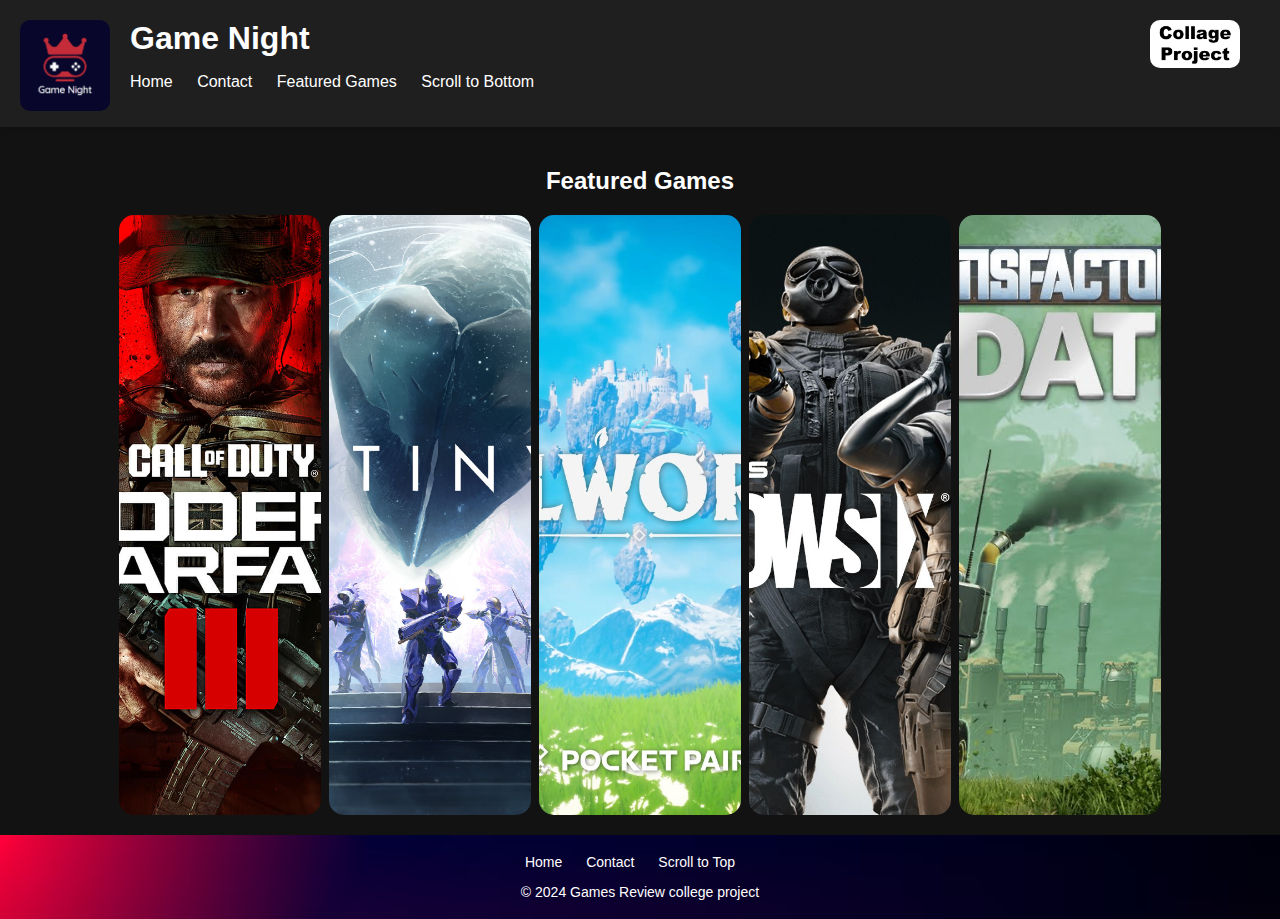
<file: index.html>
<!DOCTYPE html>
<html lang="en">
<head>
    <meta charset="UTF-8">
    <meta name="viewport" content="width-divice-width, inital-scale-1.0">
    <meta http-equiv="X-UA-Compatible" content="ie=edge">
    <meta name="description" content="Home Page">
    <meta name="keywords" content="Home Page,Contact,Featured Games,callofduty,destiny2,palworld,rainbow-six,satisfactory" >
    <title>Games Review</title>
    <link rel="icon" type="image/x-icon" href="Images/logo.png"> 
    <link rel="stylesheet" href="Styles/CSS.css">
</head>
<body>
    <div id="top"></div>
    <header>
        <img id="collage_project" src="Images/Collage Project.png" alt="">
        <img src="Images/logo.png" alt="Logo">
        <h1>Game Night</h1>
        <!-- Nav Area -->
        <nav>
            <ul>
                <li><a href="index.html">Home</a></li>
                <li><a href="contact.html">Contact</a></li>
                <li class="dropdown">
                    <a href="#" class="dropbtn">Featured Games</a>
                    <div class="dropdown-content">
                        <a href="cod_home_page.html">MW 3</a>
                        <a href="destiny_home_page.html">Destiny 2</a>
                        <a href="palworld_home_page.html">Palworld</a>
                        <a href="r6_home_page.html">Rainbow 6</a>
                        <a href="satisfactory_home_page.html">Satisfactory</a>
                    </div>
                </li>
                <li><a href="#bottom">Scroll to Bottom</a></li>
            </ul>
        </nav>
    </header>
<main>
    <section class="featured-games">
        <h2 style="text-align: center;">Featured Games</h2>
        <div class="grid">
            <div class="left">
                <a href="cod_home_page.html">
                    <img src="Images/MW3.jpg" alt="Image 1">
                 </a>
                </div>
            <div class="centerleft">
                <a href="destiny_home_page.html">
                    <img src="Images/Destiny2_1080p.png" alt="Image 2">
                </a>
            </div>
            <div class="center">
                <a href="palworld_home_page.html">
                    <img src="Images/palworld_1080p.png" alt="Image 2">
                </a>
            </div>
            <div class="centerright">
                <a href="r6_home_page.html">
                    <img src="Images/r6.jpg" alt="Image 2">
                </a>
            </div>
            <div class="right">
                <a href="satisfactory_home_page.html">
                    <img src="Images/satisfactory_720p.jpg" alt="Image 3">
                </a>
            </div>
        </div>
    </section>
</main>

<footer>
    <nav>
        <ul>
            <li><a href="index.html">Home</a></li>
            <li><a href="contact.html">Contact</a></li>
            <li><a href="#top">Scroll to Top</a></li>
        </ul>
    </nav>
    <p>&copy; 2024 Games Review college project </p>
</footer>
<div id="bottom"></div>
</body>
</html>
</file>
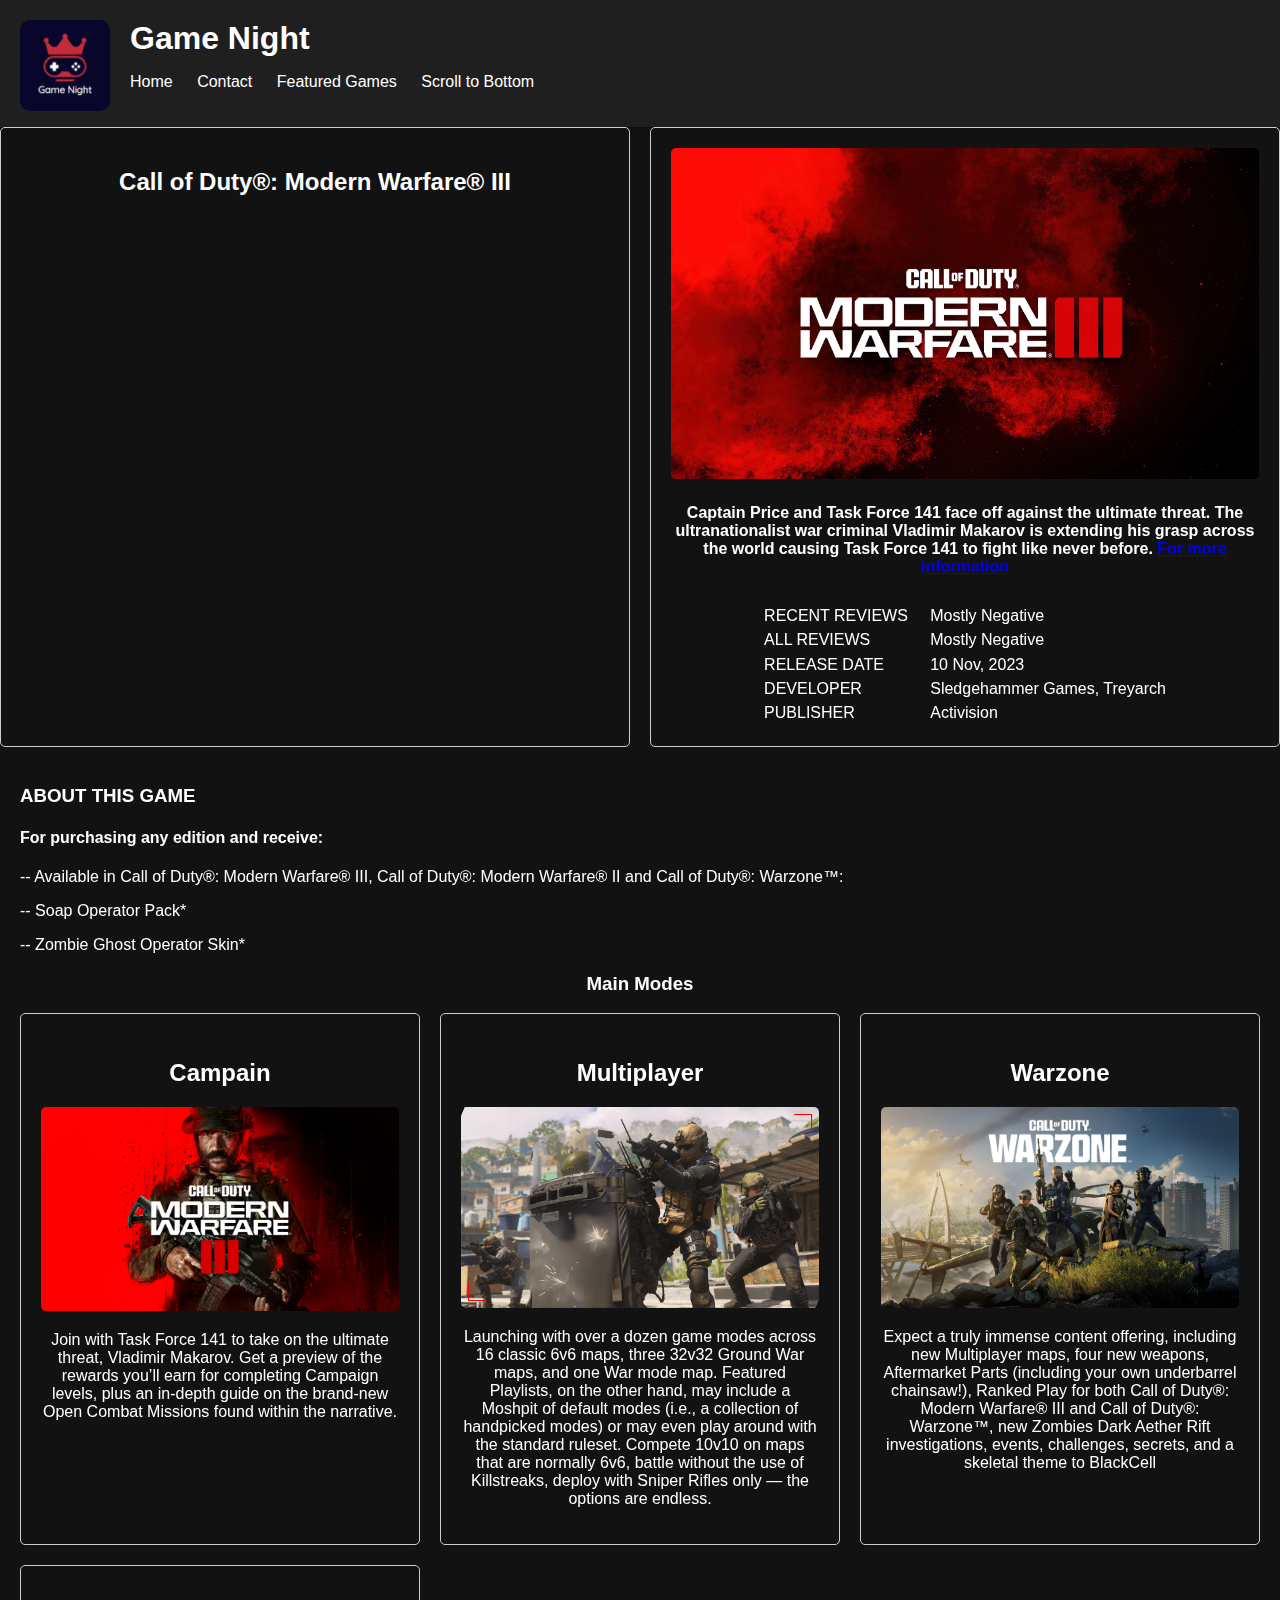
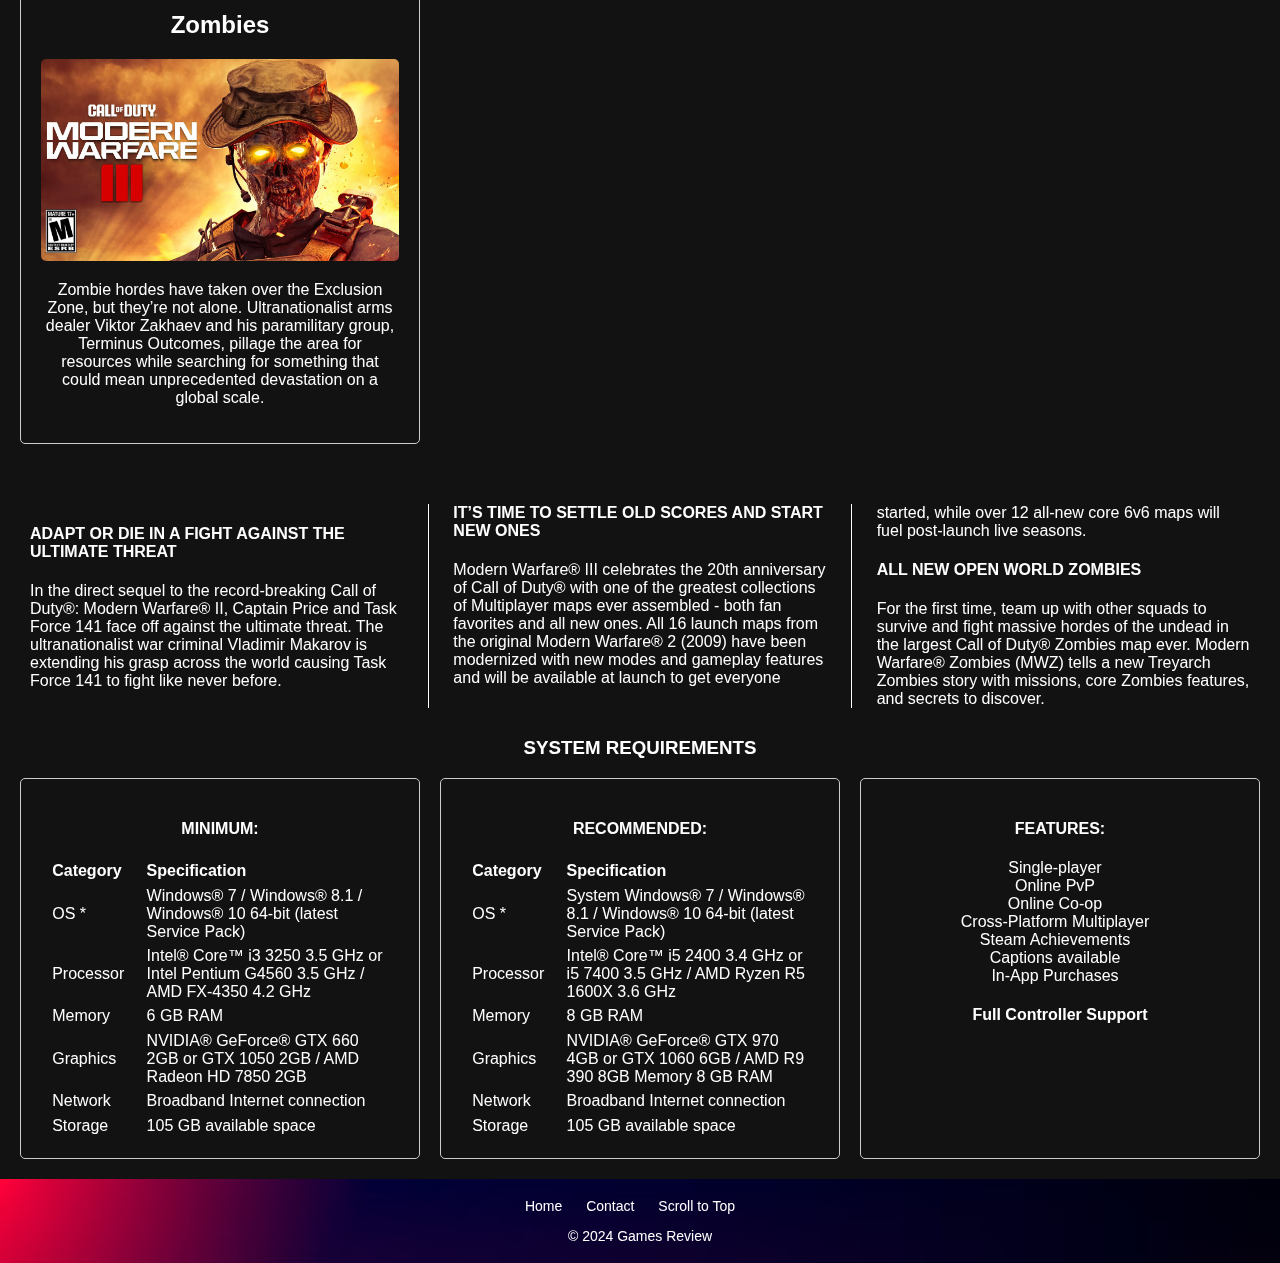
<file: cod_home_page.html>
<!DOCTYPE html>
<html lang="en">
<head>
    <meta charset="UTF-8">
    <meta name="viewport" content="width-divice-width, inital-scale-1.0">
    <meta http-equiv="X-UA-Compatible" content="ie=edge">
    <meta name="description" content="Call Of Duty home page">
    <meta name="keywords" content="call of duty,cod,mw3,modern warfare 3,warzone" >
    <title>Games Review</title>
    <link rel="icon" type="image/x-icon" href="Images/logo.png"> 
    <link rel="stylesheet" href="Styles/CSS.css">
</head>
<body>
    <div id="top"></div>
    <header>
        <img src="Images/logo.png" alt="Logo">
        <h1>Game Night</h1>
        <!-- Nav Area -->
        <nav>
            <ul>
                <li><a href="index.html">Home</a></li>
                <li><a href="contact.html">Contact</a></li>
                <li class="dropdown">
                    <a href="#" class="dropbtn">Featured Games</a>
                    <div class="dropdown-content">
                        <a href="cod_home_page.html">MW 3</a>
                        <a href="destiny_home_page.html">Destiny 2</a>
                        <a href="palworld_home_page.html">Palworld</a>
                        <a href="r6_home_page.html">Rainbow 6</a>
                        <a href="satisfactory_home_page.html">Satisfactory</a>
                    </div>
                </li>
                <li><a href="#bottom">Scroll to Bottom</a></li>
            </ul>
        </nav>
    </header>
<main>

    <div class="grid-container">
        <section class="panel">
            <h2>Call of Duty®: Modern Warfare® III</h2>
            <iframe src="https://www.youtube.com/embed/mHDEDDrGYvo" title="Gameplay Reveal Trailer | Call of Duty: Modern Warfare III" allow="accelerometer; autoplay; clipboard-write; encrypted-media; gyroscope; picture-in-picture; web-share" allowfullscreen></iframe>
        </section>
        <section class="panel">
            <img src="Images/Call-of-Duty-Modern-Warfare-3-Logo-4K-Wallpaper-jpeg.webp" alt="">
            <h4>Captain Price and Task Force 141 face off against the ultimate threat. The ultranationalist war criminal Vladimir Makarov is extending his grasp across the world causing Task Force 141 to fight like never before. <a href="https://www.callofduty.com/modernwarfare3">For more information</a></h4>
            <table>
                <thead>
                    <tr>
                        <th></th>
                        <th></th>
                    </tr>
                </thead>
                <tbody>
                    <tr>
                        <td>RECENT REVIEWS</td>
                        <td>Mostly Negative</td>
                    </tr>
                    <tr>
                        <td>ALL REVIEWS</td>
                        <td>Mostly Negative</td>
                    </tr>
                    <tr>
                        <td>RELEASE DATE</td>
                        <td>10 Nov, 2023</td>
                    </tr>
                    <tr>
                        <td>DEVELOPER</td>
                        <td>Sledgehammer Games, Treyarch</td>
                    </tr>
                    <tr>
                        <td>PUBLISHER</td>
                        <td>Activision</td>
                    </tr>
                </tbody>
            </table>
            
        </section>
    </div>
    <section class="about">

        <h3>ABOUT THIS GAME</h3> 
        <h4>For purchasing any edition and receive:</h4>
        
        <p>-- Available in Call of Duty®: Modern Warfare® III, Call of Duty®: Modern Warfare® II and Call of Duty®: Warzone™:
        <p>-- Soap Operator Pack* </p>
        <p>-- Zombie Ghost Operator Skin*</p>
        

        <h3 style="text-align: center;">Main Modes</h3>
        <div class="grid-container">
            <section class="panel">
                <h2 style="padding-top: 5px;">Campain</h2>
                <img src="Images/Cod_campain.jpg" alt="Campain">
                <p>Join with Task Force 141 to take on the ultimate threat, Vladimir Makarov. Get a preview of the rewards you’ll earn for completing Campaign levels, plus an in-depth guide on the brand-new Open Combat Missions found within the narrative.</p>
                </section>
            <section class="panel">
                <h2 style="padding-top: 5px;">Multiplayer</h2>
                <img src="Images/Cod_multiplayer.png" alt="Multiplayer">
                <p>Launching with over a dozen game modes across 16 classic 6v6 maps, three 32v32 Ground War maps, and one War mode map. Featured Playlists, on the other hand, may include a Moshpit of default modes (i.e., a collection of handpicked modes) or may even play around with the standard ruleset. Compete 10v10 on maps that are normally 6v6, battle without the use of Killstreaks, deploy with Sniper Rifles only — the options are endless.</p>
            </section>
            <section class="panel">
                <h2 style="padding-top: 5px;">Warzone</h2>
                <img src="Images/Cod_warzone.jpg" alt="Warzone">
                <p>Expect a truly immense content offering, including new Multiplayer maps, four new weapons, Aftermarket Parts (including your own underbarrel chainsaw!), Ranked Play for both Call of Duty®: Modern Warfare® III and Call of Duty®: Warzone™, new Zombies Dark Aether Rift investigations, events, challenges, secrets, and a skeletal theme to BlackCell</p>
             
            </section>
            <section class="panel">
                <h2 style="padding-top: 5px;">Zombies</h2>
                <img src="Images/Cod-zombies.jpg" alt="Zombie">
                <p>Zombie hordes have taken over the Exclusion Zone, but they’re not alone. Ultranationalist arms dealer Viktor Zakhaev and his paramilitary group, Terminus Outcomes, pillage the area for resources while searching for something that could mean unprecedented devastation on a global scale.</p>
            </section>
        </div>
        <section id="columns">
            <h4>ADAPT OR DIE IN A FIGHT AGAINST THE ULTIMATE THREAT</h4>In the direct sequel to the record-breaking Call of Duty®: Modern Warfare® II, Captain Price and Task Force 141 face off against the ultimate threat. The ultranationalist war criminal Vladimir Makarov is extending his grasp across the world causing Task Force 141 to fight like never before.
            <h4>IT’S TIME TO SETTLE OLD SCORES AND START NEW ONES</h4>Modern Warfare® III celebrates the 20th anniversary of Call of Duty® with one of the greatest collections of Multiplayer maps ever assembled - both fan favorites and all new ones. All 16 launch maps from the original Modern Warfare® 2 (2009) have been modernized with new modes and gameplay features and will be available at launch to get everyone started, while over 12 all-new core 6v6 maps will fuel post-launch live seasons.
            <h4>ALL NEW OPEN WORLD ZOMBIES </h4>For the first time, team up with other squads to survive and fight massive hordes of the undead in the largest Call of Duty® Zombies map ever. Modern Warfare® Zombies (MWZ) tells a new Treyarch Zombies story with missions, core Zombies features, and secrets to discover.
        </section>
    <h3 style="text-align: center;">SYSTEM REQUIREMENTS</h3>
        <div class="grid-container">
            <section class="panel">
                <h4>MINIMUM:</h4>
                <table>
                    <thead>
                        <tr>
                            <th>Category</th>
                            <th>Specification</th>
                        </tr>
                    </thead>
                    <tbody>
                        <tr>
                            <td>OS *</td>
                            <td>Windows® 7 / Windows® 8.1 / Windows® 10 64-bit (latest Service Pack)</td>
                        </tr>
                        <tr>
                            <td>Processor</td>
                            <td>Intel® Core™ i3 3250 3.5 GHz or Intel Pentium G4560 3.5 GHz / AMD FX-4350 4.2 GHz</td>
                        </tr>
                        <tr>
                            <td>Memory</td>
                            <td>6 GB RAM</td>
                        </tr>
                        <tr>
                            <td>Graphics</td>
                            <td>NVIDIA® GeForce® GTX 660 2GB or GTX 1050 2GB / AMD Radeon HD 7850 2GB</td>
                        </tr>
                        <tr>
                            <td>Network</td>
                            <td>Broadband Internet connection</td>
                        </tr>
                        <tr>
                            <td>Storage</td>
                            <td>105 GB available space</td>
                        </tr>
                    </tbody>
                </table>
                 
            </section>
            <section class="panel">
                <h4>RECOMMENDED:</h4>
                <table>
                    <thead>
                        <tr>
                            <th>Category</th>
                            <th>Specification</th>
                        </tr>
                    </thead>
                    <tbody>
                        <tr>
                            <td>OS *</td>
                            <td>System Windows® 7 / Windows® 8.1 / Windows® 10 64-bit (latest Service Pack)</td>
                        </tr>
                        <tr>
                            <td>Processor</td>
                            <td>Intel® Core™ i5 2400 3.4 GHz or i5 7400 3.5 GHz / AMD Ryzen R5 1600X 3.6 GHz</td>
                        </tr>
                        <tr>
                            <td>Memory</td>
                            <td>8 GB RAM</td>
                        </tr>
                        <tr>
                            <td>Graphics</td>
                            <td>NVIDIA® GeForce® GTX 970 4GB or GTX 1060 6GB / AMD R9 390 8GB Memory 8 GB RAM</td>
                        </tr>
                        <tr>
                            <td>Network</td>
                            <td>Broadband Internet connection</td>
                        </tr>
                        <tr>
                            <td>Storage</td>
                            <td>105 GB available space</td>
                        </tr>
                    </tbody>
                </table>
                
            </section>
            <section class="panel">
                <h4>FEATURES:</h4>
                <ul class="features-list">
                    <li>Single-player</li>
                    <li>Online PvP</li>
                    <li>Online Co-op</li>
                    <li>Cross-Platform Multiplayer</li>
                    <li>Steam Achievements</li>
                    <li>Captions available</li>
                    <li>In-App Purchases</li>
                </ul>
                    <h4>Full Controller Support</h4>
            </section>
        </div>
    </section>
    
</main>
<footer>
    <nav>
        <ul>
            <li><a href="index.html">Home</a></li>
            <li><a href="contact.html">Contact</a></li>
            <li><a href="#top">Scroll to Top</a></li>
        </ul>
    </nav>
    <p>&copy; 2024 Games Review</p>
</footer>
<div id="bottom"></div>
</body>
</html>
</file>
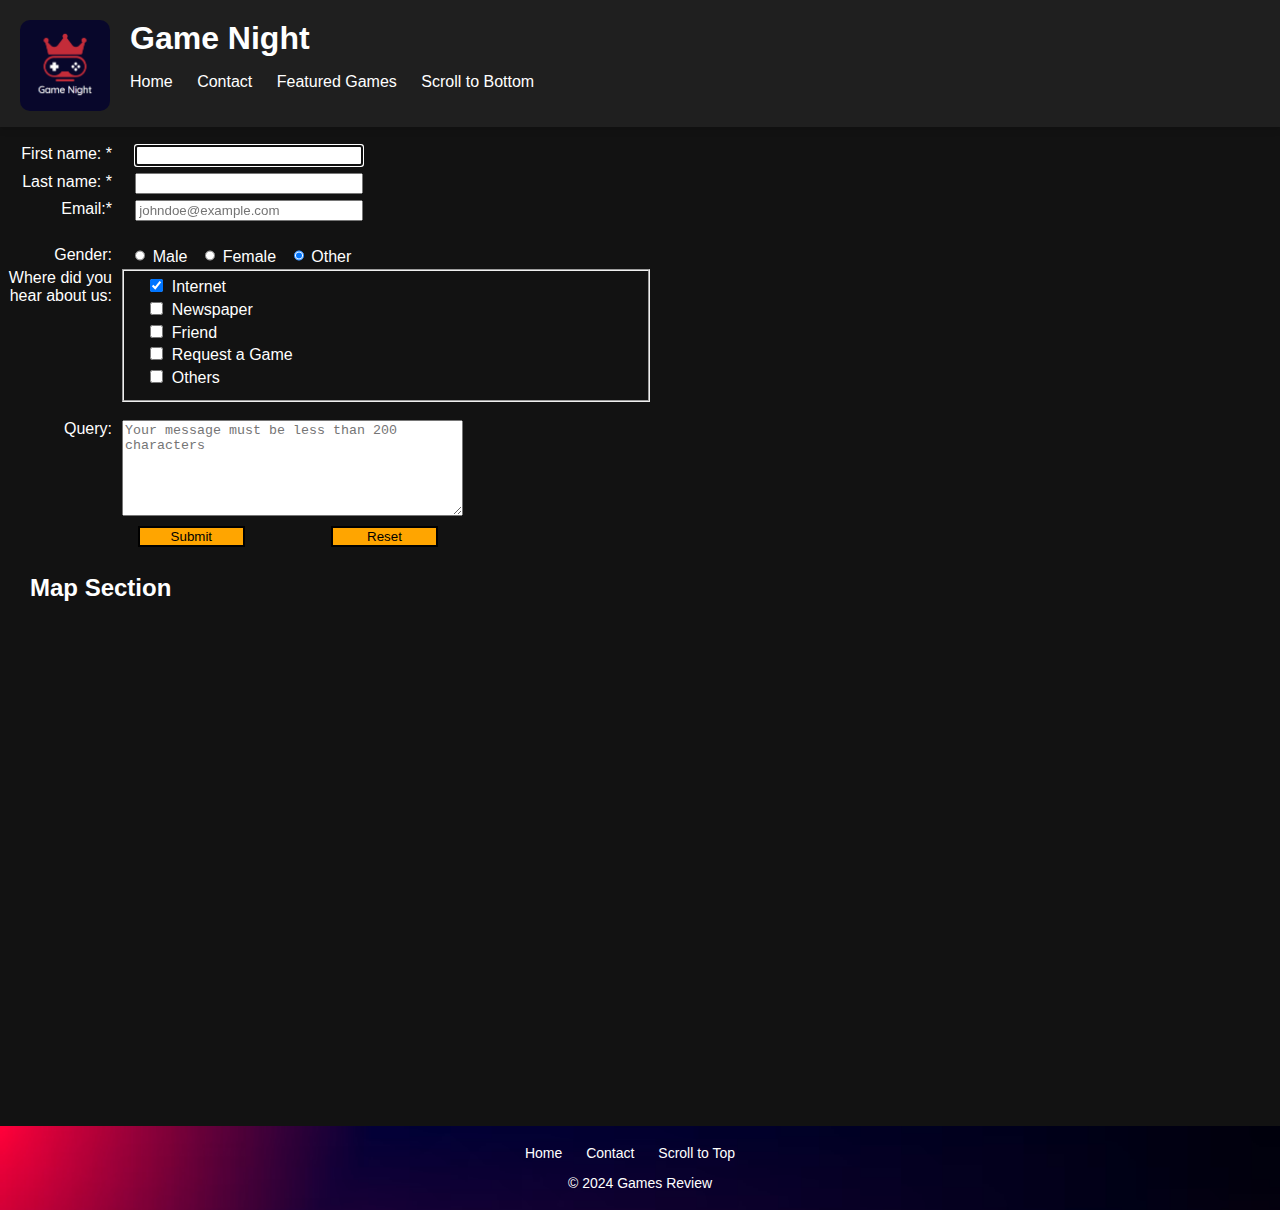
<file: contact.html>
<!DOCTYPE html>
<html lang="en">
<head>
    <meta charset="UTF-8">
    <meta name="viewport" content="width-divice-width, inital-scale-1.0">
    <meta http-equiv="X-UA-Compatible" content="ie=edge">
    <meta name="description" content="Taplate Page">
    <meta name="keywords" content="Section,Article,Footer" >
    <title>Games Review</title>
    <link rel="icon" type="image/x-icon" href="Images/logo.png">
    <link rel="stylesheet" href="Styles/CSS.css">
    <style>
label {
  float: left;
  width: 112px;
  padding-right: 10px;
  text-align: right;
}
input {
  margin-left: 1em; 
  margin-bottom: .5em; 
  width: 220px;
}
#button, #reset {
  margin-top: .5em;
  width: 8em;
  background-color:orange;
  border: 2px solid black;
}
input[type="checkbox"] {width: 15px;}

#button 
{
  margin-left: 138px;
}

#reset 
{
  margin-left: 82px;}
  input[type="radio"] {width: 10px;
}
#map
{
  margin-left: 30px;
  margin-right: 30px;
  max-width: 1000px;
}
    </style>
</head>
<body >
    <div id="top"></div>
    <header>

        <img src="Images/logo.png" alt="Logo">
        <h1>Game Night</h1>
        <!-- Nav Area -->
        <nav>
            <ul>
                <li><a href="index.html">Home</a></li>
                <li><a href="contact.html">Contact</a></li>
                <li class="dropdown">
                    <a href="#" class="dropbtn">Featured Games</a>
                    <div class="dropdown-content">
                        <a href="cod_home_page.html">MW 3</a>
                        <a href="destiny_home_page.html">Destiny 2</a>
                        <a href="palworld_home_page.html">Palworld</a>
                        <a href="r6_home_page.html">Rainbow 6</a>
                        <a href="satisfactory_home_page.html">Satisfactory</a>
                    </div>
                </li>
                <li><a href="#bottom">Scroll to Bottom</a></li>
            </ul>
        </nav>
    </header>
<main>
 <form action="https://script.google.com/macros/s/AKfycbyEAPZMWgcFV955FtSOgL6MesxjLInfBY1NgqX04T7rwAFu-7Jkcel_G75cDijoxMN6tQ/exec" method="post">
    <br>
    <label for="first_name">First name: <span class="required">*</span></label>
    <input type="text" name="first_name" id="first_name" autofocus required><br> <label for="last_name">Last name: <span class="required">*</span></label>
    <input type="text" name="last_name" id="last_name" required><br> <label for="email">Email:<span class="required">*</span></label>
    <input type="email" name="email" id="email" required placeholder="johndoe@example.com"> <br>
        <br>

    <label for="gender_male">Gender:</label>
    <input type="radio" id="gender_male" name="gender" value="male"> Male
    <input type="radio" id="gender_female" name="gender" value="female"> Female
    <input type="radio" id="gender_other" name="gender" value="other" checked> Other
        <br>
    
    <label for="message">Where did you hear about us:</label>
    <fieldset style="max-width: 500px;">
    <input type="checkbox" id="internet" name="internet" value="internet" checked> Internet <br>
    <input type="checkbox" class="marginl" id="hearr" name="paper" value="paper"> Newspaper <br>
    <input type="checkbox" class="marginl" id="friend" name="friend" value="friend"> Friend <br>
    <input type="checkbox" class="marginl" id="addGame" name="addGame" value="addGame"> Request a Game <br>
    <input type="checkbox" class="marginl" id="add" name="add" value="add"> Others <br>
    </fieldset>
    <br>

    <label for="message">Query:</label>
    <textarea cols="40" rows="6" id="message" name="message" placeholder="Your message must be less than 200 characters" data-maxlength=""></textarea>
    <br>
    <input type="submit" name="submit" id="button" value="Submit">
    <input type="reset" name="reset" id="reset">

</form>

<section id="map">
    <h2>Map Section</h2>
    <iframe src="https://www.google.com/maps/embed?pb=!1m18!1m12!1m3!1d18640.081073992522!2d-8.501329559023038!3d54.268398256791734!2m3!1f0!2f0!3f0!3m2!1i1024!2i768!4f13.1!3m3!1m2!1s0x485ee9b5677caee9%3A0xa00c7a997317380!2sSligo!5e0!3m2!1sen!2sie!4v1712754811647!5m2!1sen!2sie" width="1000" height="450" style="border:0;" allowfullscreen="" loading="lazy" referrerpolicy="no-referrer-when-downgrade"></iframe>
</section>

</main>

    <footer>
        <nav>
            <ul>
                <li><a href="index.html">Home</a></li>
                <li><a href="contact.html">Contact</a></li>
                <li><a href="#top">Scroll to Top</a></li>
            </ul>
        </nav>
        <p>&copy; 2024 Games Review</p>
    </footer>
    <div id="bottom"></div>
</body>
</html>
</file>
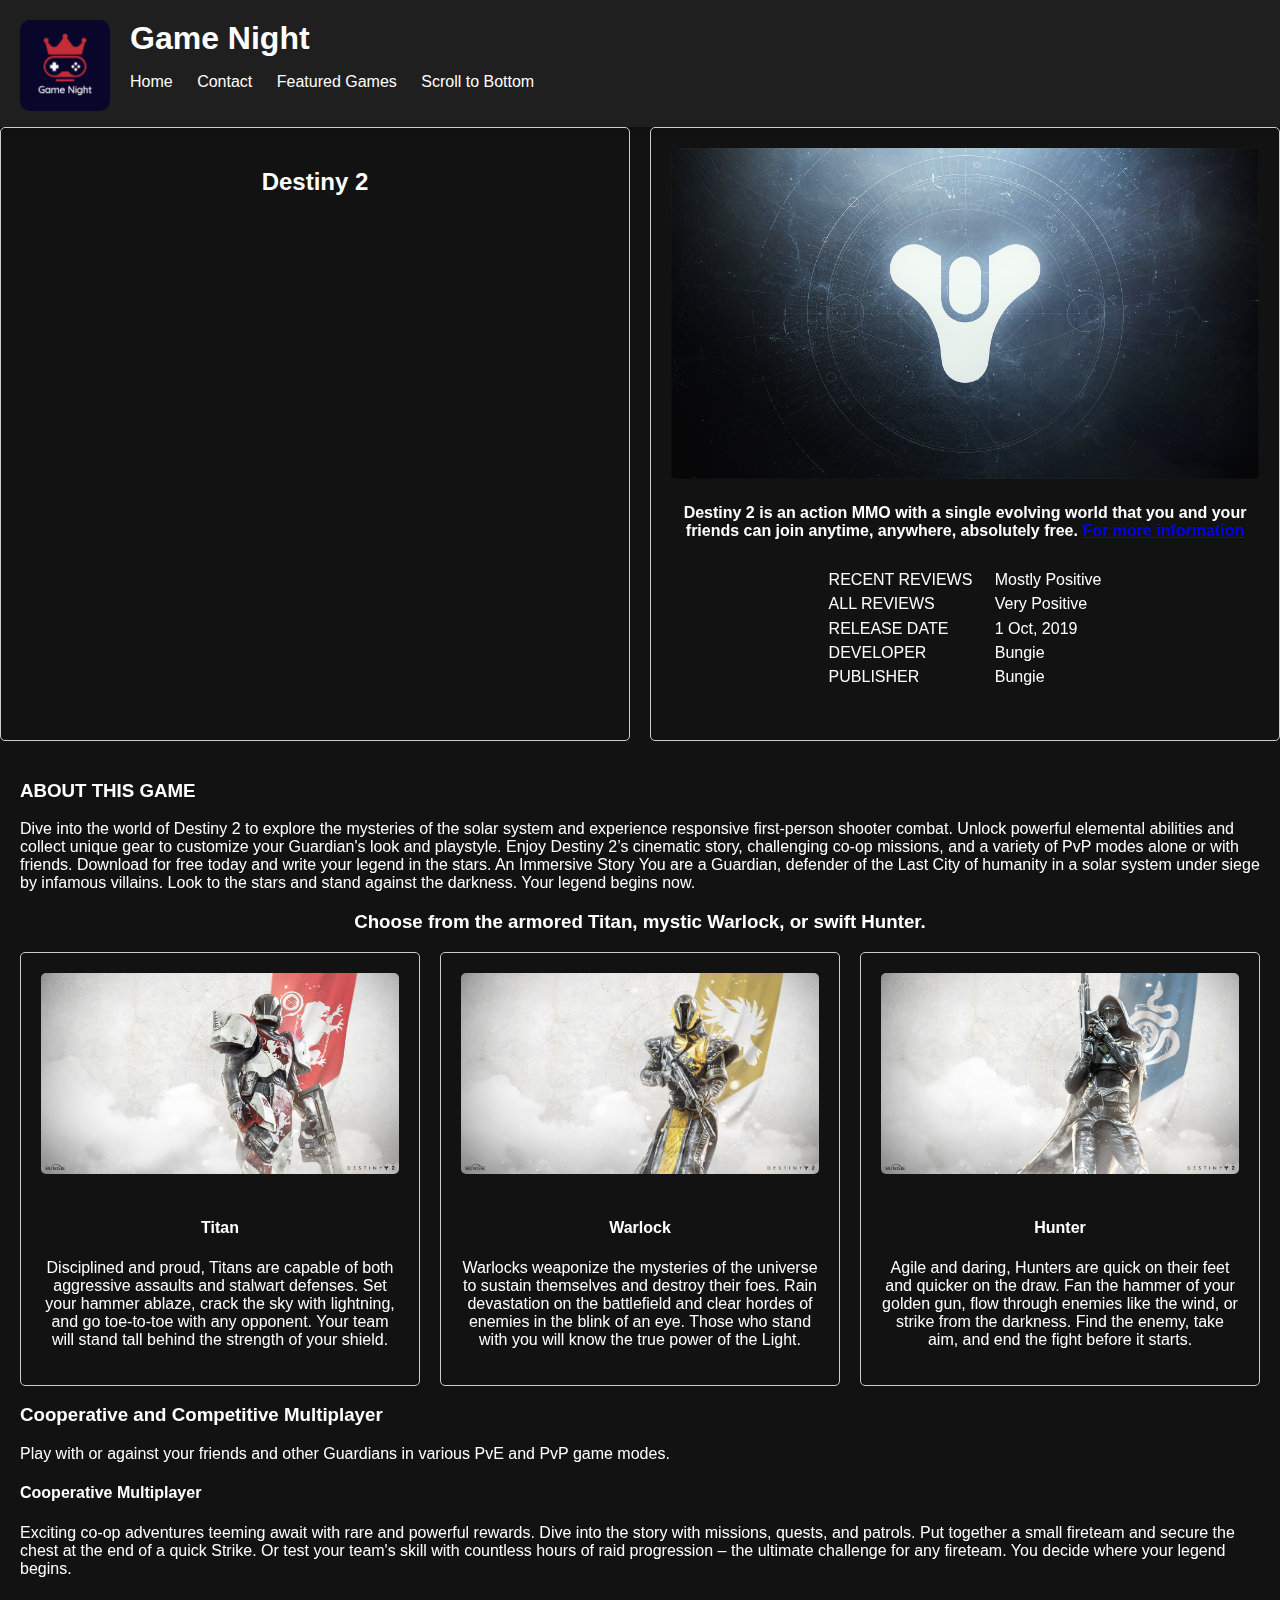
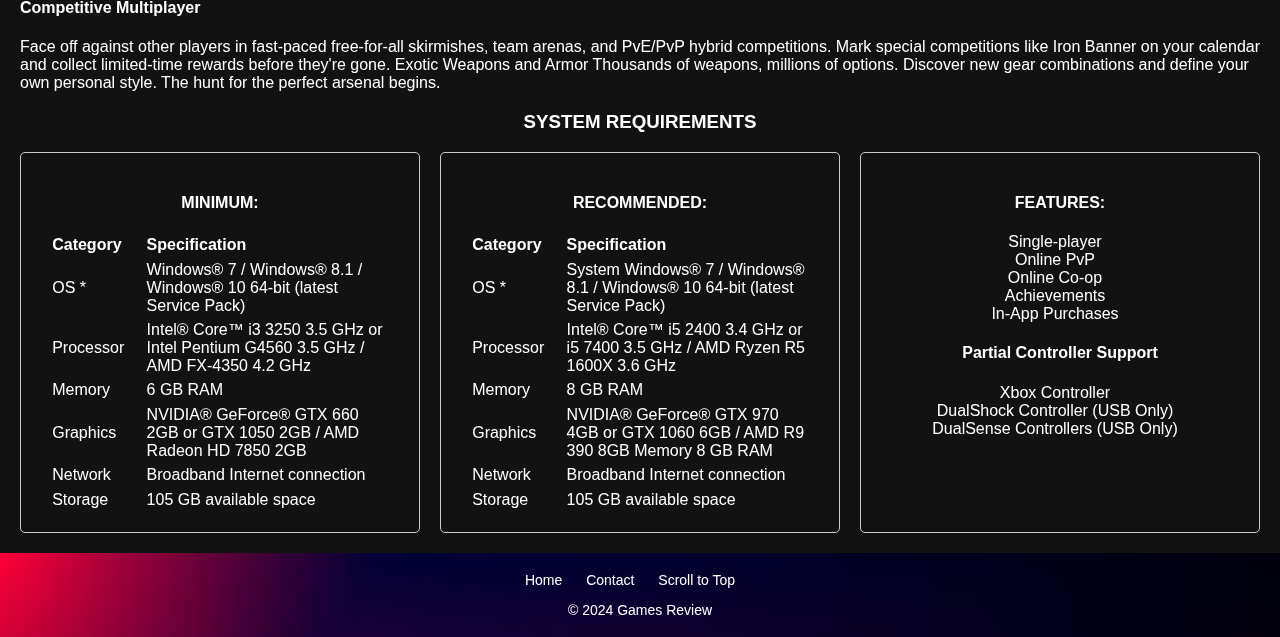
<file: destiny_home_page.html>
<!DOCTYPE html>
<html lang="en">
<head>
    <meta charset="UTF-8">
    <meta name="viewport" content="width-divice-width, inital-scale-1.0">
    <meta http-equiv="X-UA-Compatible" content="ie=edge">
    <meta name="description" content="Destiny2 home page">
    <meta name="keywords" content="destiny2,d2,titan,worlock,hunter" >
    <title>Games Review</title>
    <link rel="icon" type="image/x-icon" href="Images/logo.png">
    <link rel="stylesheet" href="Styles/CSS.css">
</head>
<body>
    <div id="top"></div>
    <header>
        <img src="Images/logo.png" alt="Logo">
        <h1>Game Night</h1>
        <!-- Nav Area -->
        <nav>
            <ul>
                <li><a href="index.html">Home</a></li>
                <li><a href="contact.html">Contact</a></li>
                <li class="dropdown">
                    <a href="#" class="dropbtn">Featured Games</a>
                    <div class="dropdown-content">
                        <a href="cod_home_page.html">MW 3</a>
                        <a href="destiny_home_page.html">Destiny 2</a>
                        <a href="palworld_home_page.html">Palworld</a>
                        <a href="r6_home_page.html">Rainbow 6</a>
                        <a href="satisfactory_home_page.html">Satisfactory</a>
                    </div>
                </li>
                <li><a href="#bottom">Scroll to Bottom</a></li>
            </ul>
        </nav>
    </header>
<main>

    <div class="grid-container">
        <section class="panel">
            <h2>Destiny 2</h2>
        <iframe src="https://www.youtube.com/embed/hdWkpbPTpmE" title="Destiny 2  - Official Launch Trailer" allow="accelerometer; autoplay; clipboard-write; encrypted-media; gyroscope; picture-in-picture; web-share" allowfullscreen></iframe>
        </section>
        <section class="panel">
            <img src="Images/destiny-2-logo.jpg_large" alt="">
            <h4>Destiny 2 is an action MMO with a single evolving world that you and your friends can join anytime, anywhere, absolutely free. <a href="https://www.bungie.net/7/en/destiny">For more information</a></h4>

            <table>
                <thead>
                    <tr>
                        <th></th>
                        <th></th>
                    </tr>
                </thead>
                <tbody>
                    <tr>
                        <td>RECENT REVIEWS</td>
                        <td>Mostly Positive</td>
                    </tr>
                    <tr>
                        <td>ALL REVIEWS</td>
                        <td>Very Positive</td>
                    </tr>
                    <tr>
                        <td>RELEASE DATE</td>
                        <td>1 Oct, 2019</td>
                    </tr>
                    <tr>
                        <td>DEVELOPER</td>
                        <td>Bungie</td>
                    </tr>
                    <tr>
                        <td>PUBLISHER</td>
                        <td>Bungie</td>
                    </tr>
                </tbody>
            </table>
            
        </section>
    </div>

    <section class="about">
        
            <h3>ABOUT THIS GAME</h3>
            <p>
            Dive into the world of Destiny 2 to explore the mysteries of the solar system and experience responsive first-person shooter combat. Unlock powerful elemental abilities and collect unique gear to customize your Guardian's look and playstyle. Enjoy Destiny 2’s cinematic story, challenging co-op missions, and a variety of PvP modes alone or with friends. Download for free today and write your legend in the stars.
            An Immersive Story
            You are a Guardian, defender of the Last City of humanity in a solar system under siege by infamous villains. Look to the stars and stand against the darkness. Your legend begins now.
            </p>
            <h3 style="text-align: center;">Choose from the armored Titan, mystic Warlock, or swift Hunter.</h3>
        
            <div class="grid-container">
                <section class="panel">
                    <img src="Images/destiny-2-exotic-titan-armor_feature.jpg" alt="Titan">
                    <h4 style="padding-top: 20px;">Titan</h4>
                    <p>Disciplined and proud, Titans are capable of both aggressive assaults and stalwart defenses. Set your hammer ablaze, crack the sky with lightning, and go toe-to-toe with any opponent. Your team will stand tall behind the strength of your shield.</p>
                </section>
                <section class="panel">
                    <img src="Images/destiny-2-exotic-warlock-armor_feature.jpg" alt="Warlock">
                    <h4 style="padding-top: 20px;">Warlock</h4>
                    <p>Warlocks weaponize the mysteries of the universe to sustain themselves and destroy their foes. Rain devastation on the battlefield and clear hordes of enemies in the blink of an eye. Those who stand with you will know the true power of the Light.</p>
                </section>
                <section class="panel">
                    <img src="Images/destiny-2-exotic-hunter-armor_feature.jpg" alt="Hunter">
                    <h4 style="padding-top: 20px;">Hunter</h4>
                <p>Agile and daring, Hunters are quick on their feet and quicker on the draw. Fan the hammer of your golden gun, flow through enemies like the wind, or strike from the darkness. Find the enemy, take aim, and end the fight before it starts.</p>
                </section>
            </div>
        <h3>Cooperative and Competitive Multiplayer</h3>
        <p>
            Play with or against your friends and other Guardians in various PvE and PvP game modes.
        </p>
        <h4>Cooperative Multiplayer</h4>  
        <p>    
            Exciting co-op adventures teeming await with rare and powerful rewards. Dive into the story with missions, quests, and patrols. Put together a small fireteam and secure the chest at the end of a quick Strike. Or test your team's skill with countless hours of raid progression – the ultimate challenge for any fireteam. You decide where your legend begins.
        </p> 
        <h4>Competitive Multiplayer</h4>
        <p>
            Face off against other players in fast-paced free-for-all skirmishes, team arenas, and PvE/PvP hybrid competitions. Mark special competitions like Iron Banner on your calendar and collect limited-time rewards before they're gone.
            Exotic Weapons and Armor
            Thousands of weapons, millions of options. Discover new gear combinations and define your own personal style. The hunt for the perfect arsenal begins.
        </p> 
        
        <h3 style="text-align: center;">SYSTEM REQUIREMENTS</h3>
        <div class="grid-container">
            <section class="panel">
                <h4>MINIMUM:</h4>
                <table>
                    <thead>
                        <tr>
                            <th>Category</th>
                            <th>Specification</th>
                        </tr>
                    </thead>
                    <tbody>
                        <tr>
                            <td>OS *</td>
                            <td>Windows® 7 / Windows® 8.1 / Windows® 10 64-bit (latest Service Pack)</td>
                        </tr>
                        <tr>
                            <td>Processor</td>
                            <td>Intel® Core™ i3 3250 3.5 GHz or Intel Pentium G4560 3.5 GHz / AMD FX-4350 4.2 GHz</td>
                        </tr>
                        <tr>
                            <td>Memory</td>
                            <td>6 GB RAM</td>
                        </tr>
                        <tr>
                            <td>Graphics</td>
                            <td>NVIDIA® GeForce® GTX 660 2GB or GTX 1050 2GB / AMD Radeon HD 7850 2GB</td>
                        </tr>
                        <tr>
                            <td>Network</td>
                            <td>Broadband Internet connection</td>
                        </tr>
                        <tr>
                            <td>Storage</td>
                            <td>105 GB available space</td>
                        </tr>
                    </tbody>
                </table>

            </section>
            <section class="panel">
                <h4>RECOMMENDED:</h4>
                <table>
                    <thead>
                        <tr>
                            <th>Category</th>
                            <th>Specification</th>
                        </tr>
                    </thead>
                    <tbody>
                        <tr>
                            <td>OS *</td>
                            <td>System Windows® 7 / Windows® 8.1 / Windows® 10 64-bit (latest Service Pack)</td>
                        </tr>
                        <tr>
                            <td>Processor</td>
                            <td>Intel® Core™ i5 2400 3.4 GHz or i5 7400 3.5 GHz / AMD Ryzen R5 1600X 3.6 GHz</td>
                        </tr>
                        <tr>
                            <td>Memory</td>
                            <td>8 GB RAM</td>
                        </tr>
                        <tr>
                            <td>Graphics</td>
                            <td>NVIDIA® GeForce® GTX 970 4GB or GTX 1060 6GB / AMD R9 390 8GB Memory 8 GB RAM</td>
                        </tr>
                        <tr>
                            <td>Network</td>
                            <td>Broadband Internet connection</td>
                        </tr>
                        <tr>
                            <td>Storage</td>
                            <td>105 GB available space</td>
                        </tr>
                    </tbody>
                </table>
                
            </section>
            <section class="panel">
                <h4>FEATURES:</h4>
                <ul class="features-list">
                    <li>Single-player</li>
                    <li>Online PvP</li>
                    <li>Online Co-op</li>
                    <li>Achievements</li>
                    <li>In-App Purchases</li>
                </ul>
                <h4>Partial Controller Support</h4>
                <ul class="features-list">
                    <li>Xbox Controller</li>
                    <li>DualShock Controller (USB Only)</li>
                    <li>DualSense Controllers (USB Only)</li>
                </ul>
            </section>
        </div>
    </section>
</main>
<footer>
    <nav>
        <ul>
            <li><a href="index.html">Home</a></li>
            <li><a href="contact.html">Contact</a></li>
            <li><a href="#top">Scroll to Top</a></li>
        </ul>
    </nav>
    <p>&copy; 2024 Games Review</p>
</footer>
<div id="bottom"></div>
</body>
</html>
</file>
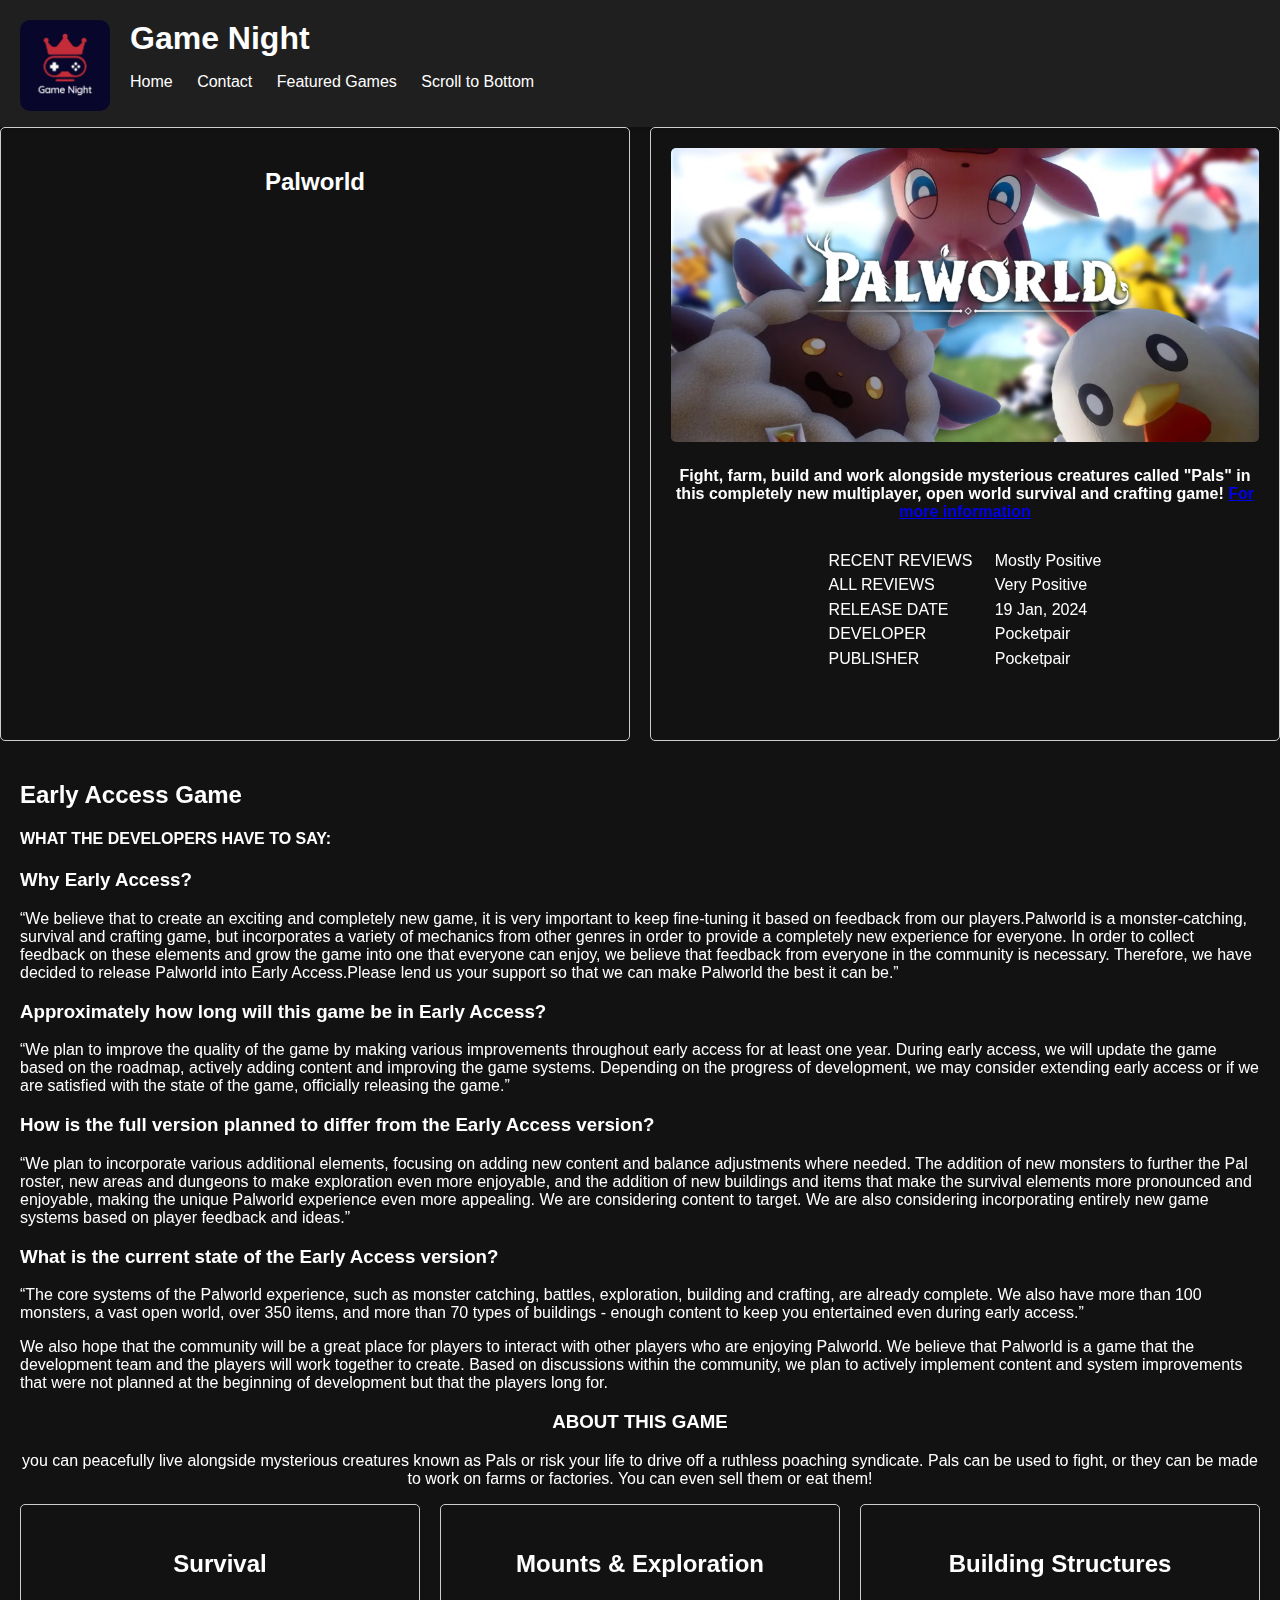
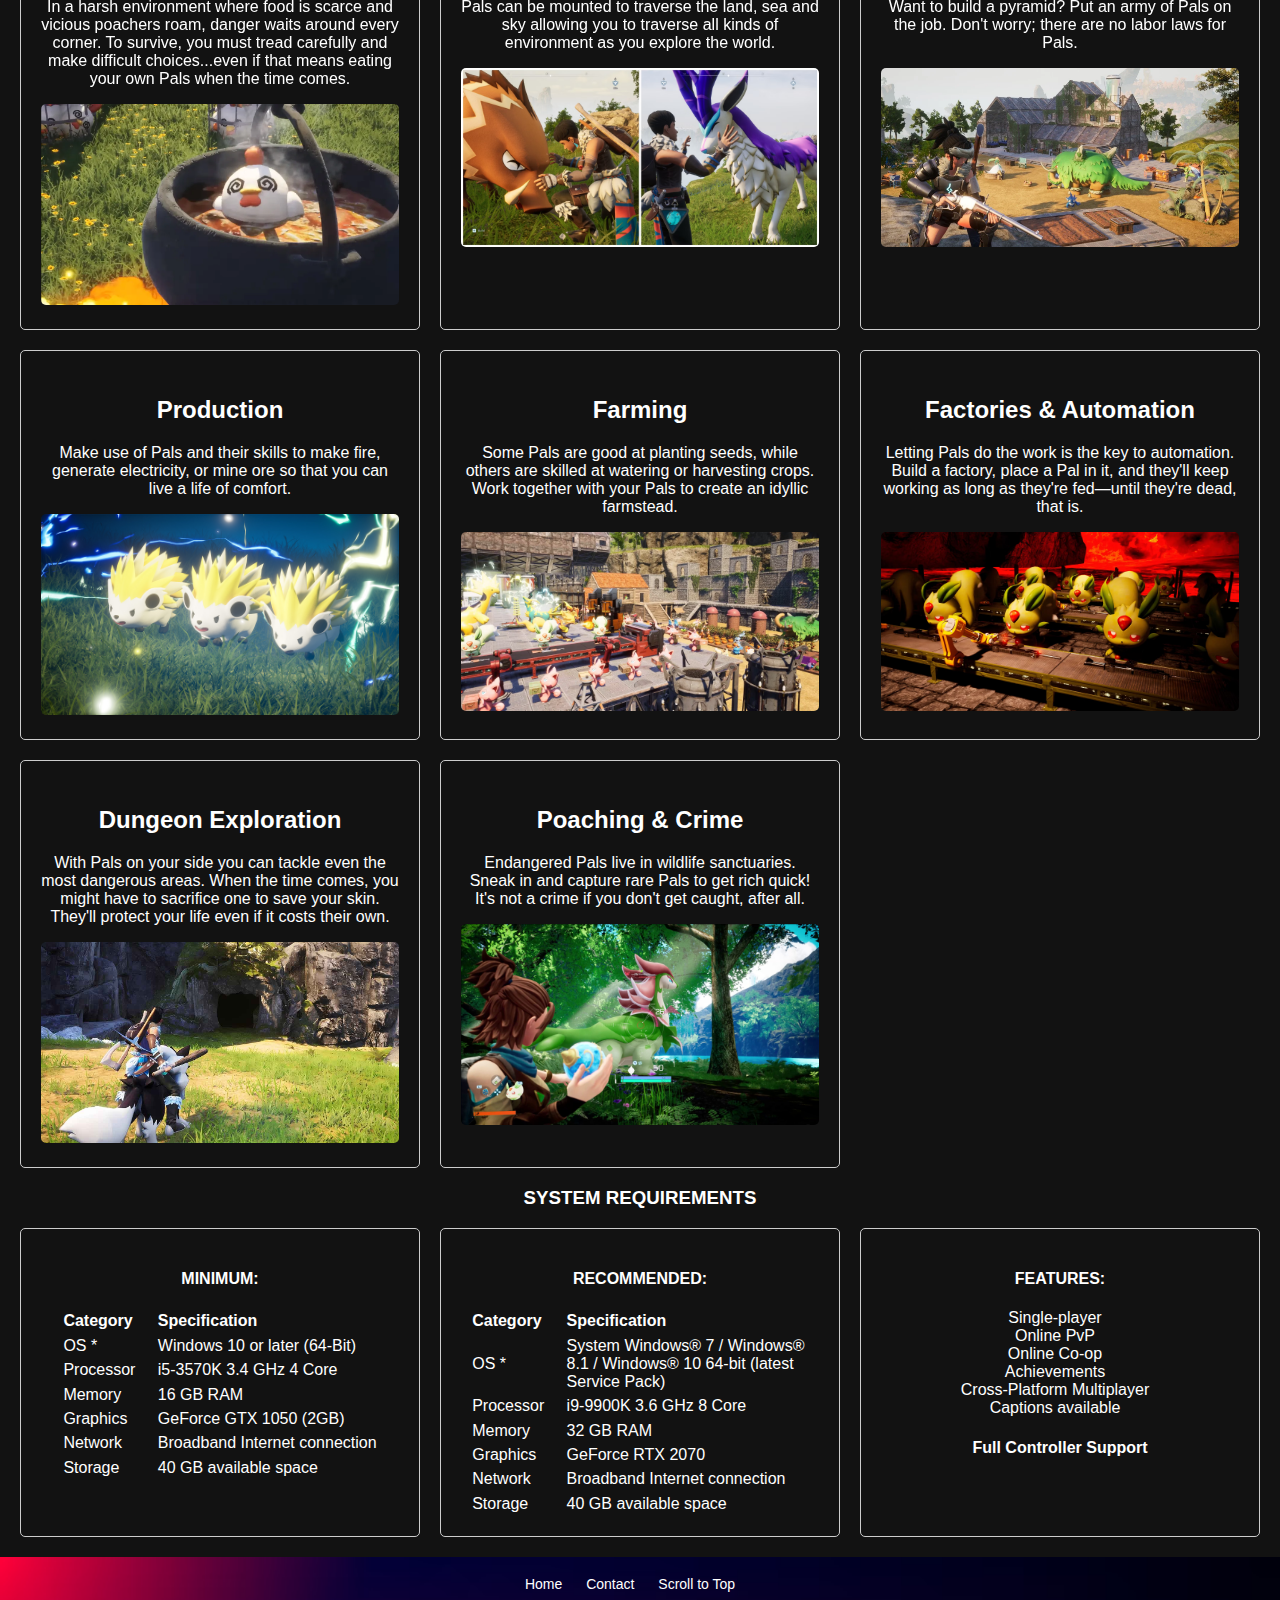
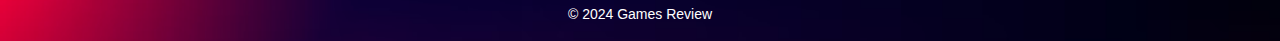
<file: palworld_home_page.html>
<!DOCTYPE html>
<html lang="en">
<head>
    <meta charset="UTF-8">
    <meta name="viewport" content="width-divice-width, inital-scale-1.0">
    <meta http-equiv="X-UA-Compatible" content="ie=edge">
    <meta name="description" content="Palworld hop page">
    <meta name="keywords" content="palworld,farming,automation,exploration,pokemon,early access" >
    <title>Games Review</title>
    <link rel="icon" type="image/x-icon" href="Images/logo.png">
    <link rel="stylesheet" href="Styles/CSS.css">
</head>
<body>
    <div id="top"></div>
    <header>
        <img src="Images/logo.png" alt="Logo">
        <h1>Game Night</h1>
        <!-- Nav Area -->
        <nav>
            <ul>
                <li><a href="index.html">Home</a></li>
                <li><a href="contact.html">Contact</a></li>
                <li class="dropdown">
                    <a href="#" class="dropbtn">Featured Games</a>
                    <div class="dropdown-content">
                        <a href="cod_home_page.html">MW 3</a>
                        <a href="destiny_home_page.html">Destiny 2</a>
                        <a href="palworld_home_page.html">Palworld</a>
                        <a href="r6_home_page.html">Rainbow 6</a>
                        <a href="satisfactory_home_page.html">Satisfactory</a>
                    </div>
                </li>
                <li><a href="#bottom">Scroll to Bottom</a></li>
            </ul>
        </nav>
    </header>
<main>

    <div class="grid-container">
        <section class="panel">
            <h2>Palworld</h2>
            <iframe src="https://www.youtube.com/embed/ZPu9yAOEYkQ" title="Palworld Official Early Access Gameplay Launch Trailer" allow="accelerometer; autoplay; clipboard-write; encrypted-media; gyroscope; picture-in-picture; web-share" allowfullscreen></iframe>
            </section>
        <section class="panel">
            <img src="Images/palworld_logo.avif" alt="">
                <h4>Fight, farm, build and work alongside mysterious creatures called "Pals" in this completely new multiplayer, open world survival and crafting game! <a href="https://www.pocketpair.jp/palworld">For more information</a></h4>
                <table>
                    <thead>
                        <tr>
                            <th></th>
                            <th></th>
                        </tr>
                    </thead>
                    <tbody>
                        <tr>
                            <td>RECENT REVIEWS</td>
                            <td>Mostly Positive</td>
                        </tr>
                        <tr>
                            <td>ALL REVIEWS</td>
                            <td>Very Positive</td>
                        </tr>
                        <tr>
                            <td>RELEASE DATE</td>
                            <td>19 Jan, 2024</td>
                        </tr>
                        <tr>
                            <td>DEVELOPER</td>
                            <td>Pocketpair</td>
                        </tr>
                        <tr>
                            <td>PUBLISHER</td>
                            <td>Pocketpair</td>
                        </tr>
                    </tbody>
                </table>
        </section>
    </div>
    <section class="about">

        <h2>Early Access Game</h2> 
        <h4>WHAT THE DEVELOPERS HAVE TO SAY:</h4> 
        
        <h3>Why Early Access?</h3>
        <p>“We believe that to create an exciting and completely new game, it is very important to keep fine-tuning it based on feedback from our players.Palworld is a monster-catching, survival and crafting game, but incorporates a variety of mechanics from other genres in order to provide a completely new experience for everyone. In order to collect feedback on these elements and grow the game into one that everyone can enjoy, we believe that feedback from everyone in the community is necessary. Therefore, we have decided to release Palworld into Early Access.Please lend us your support so that we can make Palworld the best it can be.”</p>

        <h3>Approximately how long will this game be in Early Access?</h3>
        <p>“We plan to improve the quality of the game by making various improvements throughout early access for at least one year. During early access, we will update the game based on the roadmap, actively adding content and improving the game systems. Depending on the progress of development, we may consider extending early access or if we are satisfied with the state of the game, officially releasing the game.”</p>
            
        <h3>How is the full version planned to differ from the Early Access version?</h3> 
        <p>“We plan to incorporate various additional elements, focusing on adding new content and balance adjustments where needed. The addition of new monsters to further the Pal roster, new areas and dungeons to make exploration even more enjoyable, and the addition of new buildings and items that make the survival elements more pronounced and enjoyable, making the unique Palworld experience even more appealing. We are considering content to target. We are also considering incorporating entirely new game systems based on player feedback and ideas.”</p>

        <h3>What is the current state of the Early Access version?</h3>
        <p>“The core systems of the Palworld experience, such as monster catching, battles, exploration, building and crafting, are already complete. We also have more than 100 monsters, a vast open world, over 350 items, and more than 70 types of buildings - enough content to keep you entertained even during early access.”</p>
        <p> We also hope that the community will be a great place for players to interact with other players who are enjoying Palworld. We believe that Palworld is a game that the development team and the players will work together to create. Based on discussions within the community, we plan to actively implement content and system improvements that were not planned at the beginning of development but that the players long for.</p>

        <h3 style="text-align: center;">ABOUT THIS GAME</h3>
        <p style="text-align: center;">you can peacefully live alongside mysterious creatures known as Pals or risk your life to drive off a ruthless poaching syndicate. Pals can be used to fight, or they can be made to work on farms or factories. You can even sell them or eat them!</p>
        <div class="grid-container">
            <section class="panel">
                <h2 style="padding-top: 5px;">Survival</h2>
                <p>In a harsh environment where food is scarce and vicious poachers roam, danger waits around every corner. To survive, you must tread carefully and make difficult choices...even if that means eating your own Pals when the time comes.</p>
                <img src="Images/Palworld_Chicken.webp" alt="Palworld_Chicken">
                </section>
            <section class="panel">
                <h2 style="padding-top: 5px;">Mounts & Exploration</h2>
                <p>Pals can be mounted to traverse the land, sea and sky allowing you to traverse all kinds of environment as you explore the world.</p>
                <img src="Images/palworld_mounts.avif" alt="Multiplayer">
            </section>
            <section class="panel">
                <h2 style="padding-top: 5px;">Building Structures</h2>
                <p>Want to build a pyramid? Put an army of Pals on the job. Don't worry; there are no labor laws for Pals.</p>
                <img src="Images/palworld-building.webp" alt="">
            </section>
            <section class="panel">
                <h2 style="padding-top: 5px;">Production</h2>
                <p>Make use of Pals and their skills to make fire, generate electricity, or mine ore so that you can live a life of comfort.</p>
                <img src="Images/palworld_electric.jpg" alt="">
            </section>
            <section class="panel">
                <h2 style="padding-top: 5px;">Farming</h2>
                <p>Some Pals are good at planting seeds, while others are skilled at watering or harvesting crops. Work together with your Pals to create an idyllic farmstead.</p>
                <img src="Images/palworld_farming.avif" alt="">
            </section>
            <section class="panel">
                <h2 style="padding-top: 5px;">Factories & Automation</h2>
                <p>Letting Pals do the work is the key to automation. Build a factory, place a Pal in it, and they'll keep working as long as they're fed—until they're dead, that is.</p>
                <img src="Images/palworld_automation.avif" alt="">
            </section>
            <section class="panel">
                <h2 style="padding-top: 5px;">Dungeon Exploration</h2>
                <p>With Pals on your side you can tackle even the most dangerous areas. When the time comes, you might have to sacrifice one to save your skin. They'll protect your life even if it costs their own.</p>
                <img src="Images/palworld_dungeon.webp" alt="">
            </section>
            <section class="panel">
                <h2 style="padding-top: 5px;">Poaching & Crime</h2>
                <p>Endangered Pals live in wildlife sanctuaries. Sneak in and capture rare Pals to get rich quick! It's not a crime if you don't get caught, after all.</p>
                <img src="Images/palworld_poaching.jpg" alt="">
            </section>
        </div>


    <h3 style="text-align: center;">SYSTEM REQUIREMENTS</h3>
        <div class="grid-container">
            <section class="panel">
                <h4>MINIMUM:</h4>
                <table>
                    <thead>
                        <tr>
                            <th>Category</th>
                            <th>Specification</th>
                        </tr>
                    </thead>
                    <tbody>
                        <tr>
                            <td>OS *</td>
                            <td>Windows 10 or later (64-Bit)</td>
                        </tr>
                        <tr>
                            <td>Processor</td>
                            <td>i5-3570K 3.4 GHz 4 Core</td>
                        </tr>
                        <tr>
                            <td>Memory</td>
                            <td>16 GB RAM</td>
                        </tr>
                        <tr>
                            <td>Graphics</td>
                            <td>GeForce GTX 1050 (2GB)</td>
                        </tr>
                        <tr>
                            <td>Network</td>
                            <td>Broadband Internet connection</td>
                        </tr>
                        <tr>
                            <td>Storage</td>
                            <td>40 GB available space</td>
                        </tr>
                    </tbody>
                </table>
                

            </section>
            <section class="panel">
                <h4>RECOMMENDED:</h4>
                <table>
                    <thead>
                        <tr>
                            <th>Category</th>
                            <th>Specification</th>
                        </tr>
                    </thead>
                    <tbody>
                        <tr>
                            <td>OS *</td>
                            <td>System Windows® 7 / Windows® 8.1 / Windows® 10 64-bit (latest Service Pack)</td>
                        </tr>
                        <tr>
                            <td>Processor</td>
                            <td>i9-9900K 3.6 GHz 8 Core</td>
                        </tr>
                        <tr>
                            <td>Memory</td>
                            <td>32 GB RAM</td>
                        </tr>
                        <tr>
                            <td>Graphics</td>
                            <td>GeForce RTX 2070</td>
                        </tr>
                        <tr>
                            <td>Network</td>
                            <td>Broadband Internet connection</td>
                        </tr>
                        <tr>
                            <td>Storage</td>
                            <td>40 GB available space</td>
                        </tr>
                    </tbody>
                </table>                
            </section>
            <section class="panel">
                <h4>FEATURES:</h4>
                <ul class="features-list">
                    <li>Single-player</li>
                    <li>Online PvP</li>
                    <li>Online Co-op</li>
                    <li>Achievements</li>
                    <li>Cross-Platform Multiplayer</li>
                    <li>Captions available</li>
                </ul>
                <h4>Full Controller Support</h4>
            </section>
        </div>
    </section>
    
</main>
<footer>
    <nav>
        <ul>
            <li><a href="index.html">Home</a></li>
            <li><a href="contact.html">Contact</a></li>
            <li><a href="#top">Scroll to Top</a></li>
        </ul>
    </nav>
    <p>&copy; 2024 Games Review</p>
</footer>
<div id="bottom"></div>
</body>
</html>
</file>
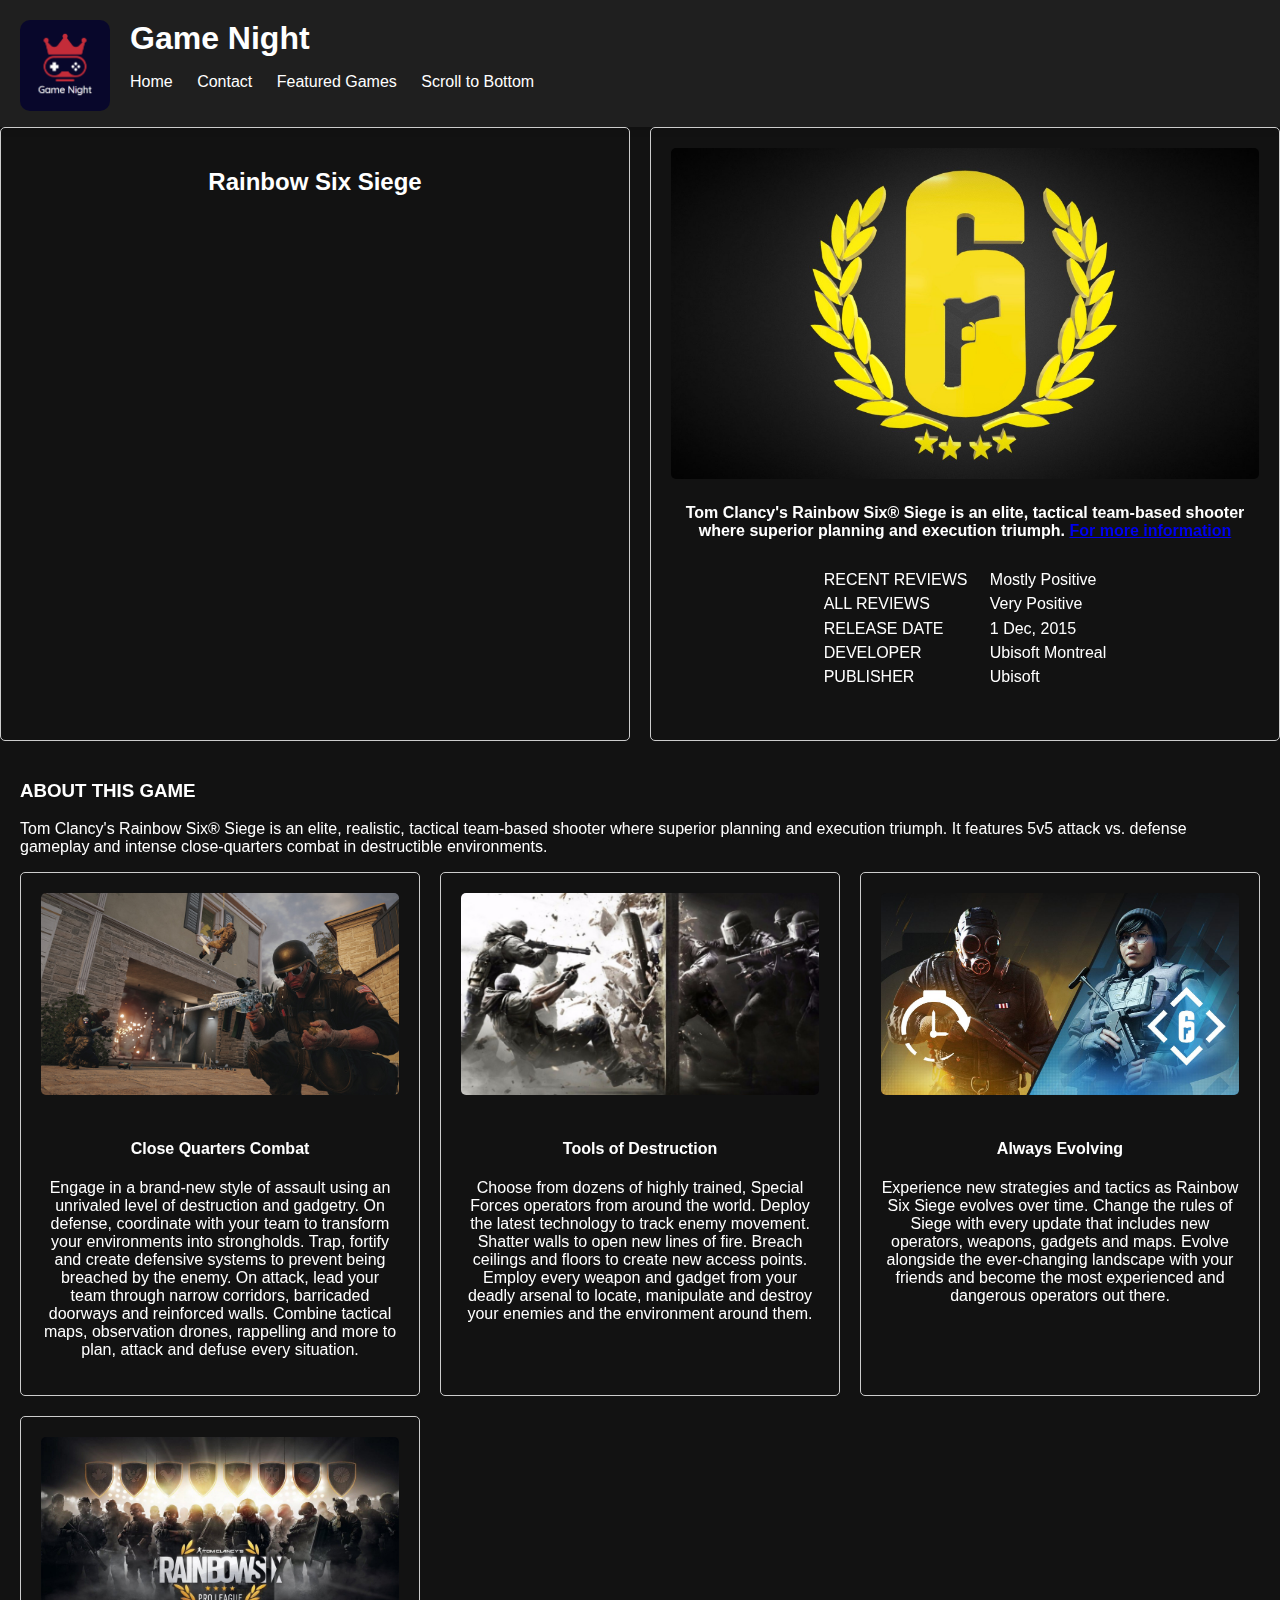
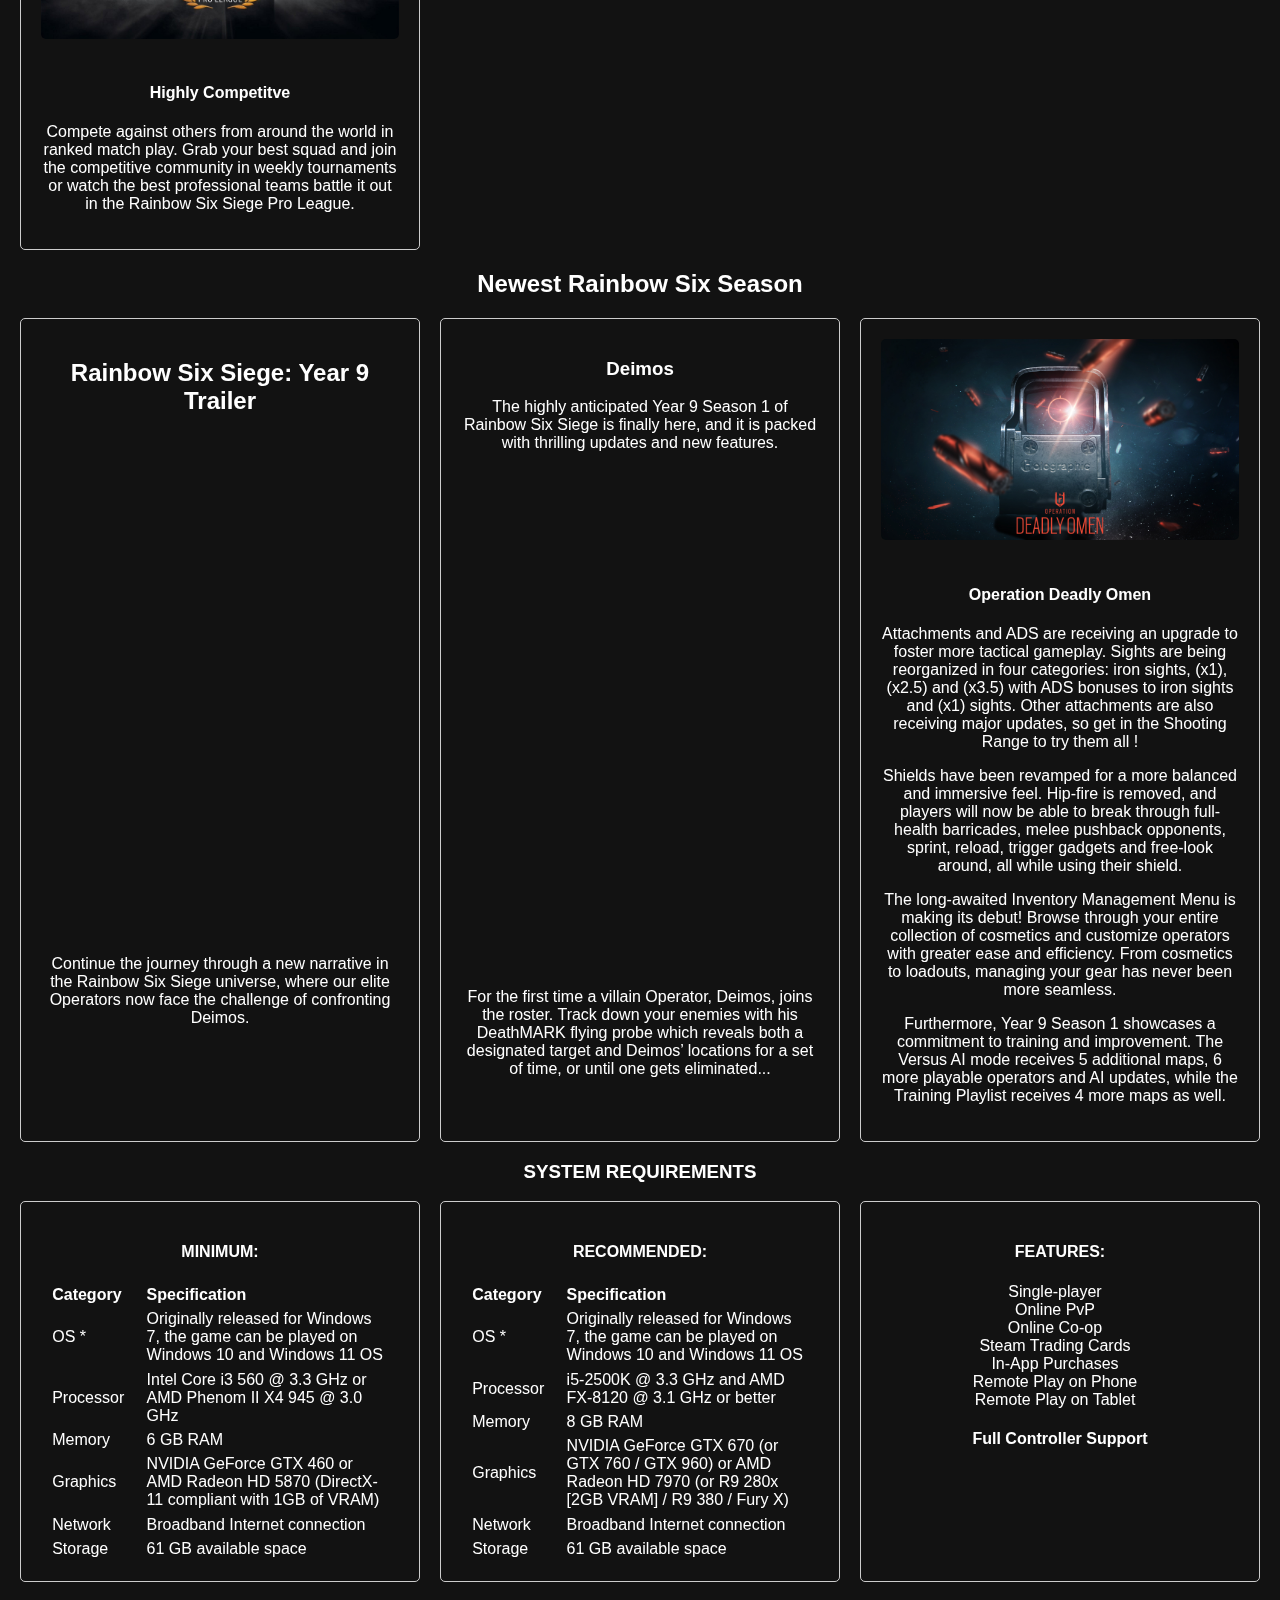
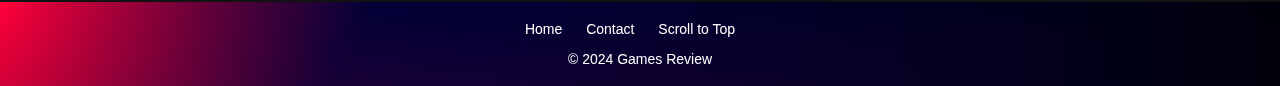
<file: r6_home_page.html>
<!DOCTYPE html>
<html lang="en">
<head>
    <meta charset="UTF-8">
    <meta name="viewport" content="width-divice-width, inital-scale-1.0">
    <meta http-equiv="X-UA-Compatible" content="ie=edge">
    <meta name="description" content="Rainbow six siege home page">
    <meta name="keywords" content="r6,rainbow-six,r6_esports,deimos,year 9,deadly omen" >
    <title>Games Review</title>
    <link rel="icon" type="image/x-icon" href="Images/logo.png">
    <link rel="stylesheet" href="Styles/CSS.css">
</head>
<body>
    <div id="top"></div>
    <header>
        <img src="Images/logo.png" alt="Logo">
        <h1>Game Night</h1>
        <!-- Nav Area -->
        <nav>
            <ul>
                <li><a href="index.html">Home</a></li>
                <li><a href="contact.html">Contact</a></li>
                <li class="dropdown">
                    <a href="#" class="dropbtn">Featured Games</a>
                    <div class="dropdown-content">
                        <a href="cod_home_page.html">MW 3</a>
                        <a href="destiny_home_page.html">Destiny 2</a>
                        <a href="palworld_home_page.html">Palworld</a>
                        <a href="r6_home_page.html">Rainbow 6</a>
                        <a href="satisfactory_home_page.html">Satisfactory</a>
                    </div>
                </li>
                <li><a href="#bottom">Scroll to Bottom</a></li>
            </ul>
        </nav>
    </header>
<main>

    <div class="grid-container">
        <section class="panel">
            <h2>Rainbow Six Siege</h2>
            <iframe src="https://www.youtube.com/embed/5aUG2Pn-WDs" title="Rainbow Six Siege: The Tournament of Champions - Six Invitational 2020 | Ubisoft [NA]" allow="accelerometer; autoplay; clipboard-write; encrypted-media; gyroscope; picture-in-picture; web-share" referrerpolicy="strict-origin-when-cross-origin" allowfullscreen></iframe>
        </section>
        <section class="panel">
            <img src="Images/r6_logo.jpeg" alt="">
            <h4>Tom Clancy's Rainbow Six® Siege is an elite, tactical team-based shooter where superior planning and execution triumph. <a href="https://www.ubisoft.com/en-gb/game/rainbow-six/siege">For more information</a></h4>
            <table>
                <thead>
                    <tr>
                        <th></th>
                        <th></th>
                    </tr>
                </thead>
                <tbody>
                    <tr>
                        <td>RECENT REVIEWS</td>
                        <td>Mostly Positive</td>
                    </tr>
                    <tr>
                        <td>ALL REVIEWS</td>
                        <td>Very Positive</td>
                    </tr>
                    <tr>
                        <td>RELEASE DATE</td>
                        <td>1 Dec, 2015</td>
                    </tr>
                    <tr>
                        <td>DEVELOPER</td>
                        <td>Ubisoft Montreal</td>
                    </tr>
                    <tr>
                        <td>PUBLISHER</td>
                        <td>Ubisoft</td>
                    </tr>
                </tbody>
            </table>
        </section>
    </div>

    <section class="about">
        
            <h3>ABOUT THIS GAME</h3>
            <p>
                Tom Clancy's Rainbow Six® Siege is an elite, realistic, tactical team-based shooter where superior planning and execution triumph. It features 5v5 attack vs. defense gameplay and intense close-quarters combat in destructible environments.
            </p>
        
            <div class="grid-container">
                <section class="panel">
                    <img src="Images/r6_close_combat.jpg" alt="Titan">
                    <h4 style="padding-top: 20px;">Close Quarters Combat</h4>
                    <p>Engage in a brand-new style of assault using an unrivaled level of destruction and gadgetry. On defense, coordinate with your team to transform your environments into strongholds. Trap, fortify and create defensive systems to prevent being breached by the enemy. On attack, lead your team through narrow corridors, barricaded doorways and reinforced walls. Combine tactical maps, observation drones, rappelling and more to plan, attack and defuse every situation.</p>
                </section>
                <section class="panel">
                    <img src="Images/r6_destruction.webp" alt="Warlock">
                    <h4 style="padding-top: 20px;">Tools of Destruction</h4>
                    <p>Choose from dozens of highly trained, Special Forces operators from around the world. Deploy the latest technology to track enemy movement. Shatter walls to open new lines of fire. Breach ceilings and floors to create new access points. Employ every weapon and gadget from your deadly arsenal to locate, manipulate and destroy your enemies and the environment around them.</p>
                </section>
                <section class="panel">
                    <img src="Images/r6_evolving.jpg" alt="Hunter">
                    <h4 style="padding-top: 20px;">Always Evolving</h4>
                <p>Experience new strategies and tactics as Rainbow Six Siege evolves over time. Change the rules of Siege with every update that includes new operators, weapons, gadgets and maps. Evolve alongside the ever-changing landscape with your friends and become the most experienced and dangerous operators out there.</p>
                </section>
                <section class="panel">
                    <img src="Images/r6_esports.jpg" alt="Hunter">
                    <h4 style="padding-top: 20px;">Highly Competitve</h4>
                <p>Compete against others from around the world in ranked match play. Grab your best squad and join the competitive community in weekly tournaments or watch the best professional teams battle it out in the Rainbow Six Siege Pro League.</p>
                </section>
            </div>
                <h2 style="text-align: center;">Newest Rainbow Six Season</h2>
            <div class="grid-container">

                <section class="panel">
                    <h2>Rainbow Six Siege: Year 9 Trailer</h2>
                    <iframe src="https://www.youtube.com/embed/hLjEHanGIuI" title="Rainbow Six Siege: Year 9 Cinematic Trailer"  allow="accelerometer; autoplay; clipboard-write; encrypted-media; gyroscope; picture-in-picture; web-share" referrerpolicy="strict-origin-when-cross-origin" allowfullscreen></iframe>
                    <p>Continue the journey through a new narrative in the Rainbow Six Siege universe, where our elite Operators now face the challenge of confronting Deimos.</p>
                </section>
                <section class="panel">
                    <h3>Deimos</h3>
                    <p>The highly anticipated Year 9 Season 1 of Rainbow Six Siege is finally here, and it is packed with thrilling updates and new features.</p>
                    <iframe src="https://www.youtube.com/embed/ztb-wMeQUUk" title="Rainbow Six Siege: Deadly Omen Operator Gameplay Gadget &amp; Starter Tips" allow="accelerometer; autoplay; clipboard-write; encrypted-media; gyroscope; picture-in-picture; web-share" referrerpolicy="strict-origin-when-cross-origin" allowfullscreen></iframe>
                    <p>For the first time a villain Operator, Deimos, joins the roster. Track down your enemies with his DeathMARK flying probe which reveals both a designated target and Deimos’ locations for a set of time, or until one gets eliminated...</p>
                </section>
                <section class="panel">
                    <img src="Images/r6_scope.jpg" alt="Hunter">
                    <h4 style="padding-top: 20px;">Operation Deadly Omen</h4>
                    <p>Attachments and ADS are receiving an upgrade to foster more tactical gameplay. Sights are being reorganized in four categories: iron sights, (x1), (x2.5) and (x3.5) with ADS bonuses to iron sights and (x1) sights. Other attachments are also receiving major updates, so get in the Shooting Range to try them all !</p>
                    <p>Shields have been revamped for a more balanced and immersive feel. Hip-fire is removed, and players will now be able to break through full-health barricades, melee pushback opponents, sprint, reload, trigger gadgets and free-look around, all while using their shield.</p>
                    <p>The long-awaited Inventory Management Menu is making its debut! Browse through your entire collection of cosmetics and customize operators with greater ease and efficiency. From cosmetics to loadouts, managing your gear has never been more seamless.</p>
                    <p>Furthermore, Year 9 Season 1 showcases a commitment to training and improvement. The Versus AI mode receives 5 additional maps, 6 more playable operators and AI updates, while the Training Playlist receives 4 more maps as well.</p>
                </section>
            </div>
        
        <h3 style="text-align: center;">SYSTEM REQUIREMENTS</h3>
        <div class="grid-container">
            <section class="panel">
                <h4>MINIMUM:</h4>
                <table>
                    <thead>
                        <tr>
                            <th>Category</th>
                            <th>Specification</th>
                        </tr>
                    </thead>
                    <tbody>
                        <tr>
                            <td>OS *</td>
                            <td>Originally released for Windows 7, the game can be played on Windows 10 and Windows 11 OS</td>
                        </tr>
                        <tr>
                            <td>Processor</td>
                            <td>Intel Core i3 560 @ 3.3 GHz or AMD Phenom II X4 945 @ 3.0 GHz</td>
                        </tr>
                        <tr>
                            <td>Memory</td>
                            <td>6 GB RAM</td>
                        </tr>
                        <tr>
                            <td>Graphics</td>
                            <td>NVIDIA GeForce GTX 460 or AMD Radeon HD 5870 (DirectX-11 compliant with 1GB of VRAM)</td>
                        </tr>
                        <tr>
                            <td>Network</td>
                            <td>Broadband Internet connection</td>
                        </tr>
                        <tr>
                            <td>Storage</td>
                            <td>61 GB available space</td>
                        </tr>
                    </tbody>
                </table>
                
            </section>
            <section class="panel">
                <h4>RECOMMENDED:</h4>
                <table>
                    <thead>
                        <tr>
                            <th>Category</th>
                            <th>Specification</th>
                        </tr>
                    </thead>
                    <tbody>
                        <tr>
                            <td>OS *</td>
                            <td>Originally released for Windows 7, the game can be played on Windows 10 and Windows 11 OS</td>
                        </tr>
                        <tr>
                            <td>Processor</td>
                            <td>i5-2500K @ 3.3 GHz and AMD FX-8120 @ 3.1 GHz or better</td>
                        </tr>
                        <tr>
                            <td>Memory</td>
                            <td>8 GB RAM</td>
                        </tr>
                        <tr>
                            <td>Graphics</td>
                            <td>NVIDIA GeForce GTX 670 (or GTX 760 / GTX 960) or AMD Radeon HD 7970 (or R9 280x [2GB VRAM] / R9 380 / Fury X)</td>
                        </tr>
                        <tr>
                            <td>Network</td>
                            <td>Broadband Internet connection</td>
                        </tr>
                        <tr>
                            <td>Storage</td>
                            <td>61 GB available space</td>
                        </tr>
                    </tbody>
                </table>                
            </section>
            <section class="panel">
                <h4>FEATURES:</h4>
                <ul class="features-list">
                    <li>Single-player</li>
                    <li>Online PvP</li>
                    <li>Online Co-op</li>
                    <li>Steam Trading Cards</li>
                    <li>In-App Purchases</li>
                    <li>Remote Play on Phone</li>
                    <li>Remote Play on Tablet</li>
                </ul>
                <h4>Full Controller Support</h4>
            </section>
        </div>
    </section>
    
</main>
<footer>
    <nav>
        <ul>
            <li><a href="index.html">Home</a></li>
            <li><a href="contact.html">Contact</a></li>
            <li><a href="#top">Scroll to Top</a></li>
        </ul>
    </nav>
    <p>&copy; 2024 Games Review</p>
</footer>
<div id="bottom"></div>
</body>
</html>
</file>
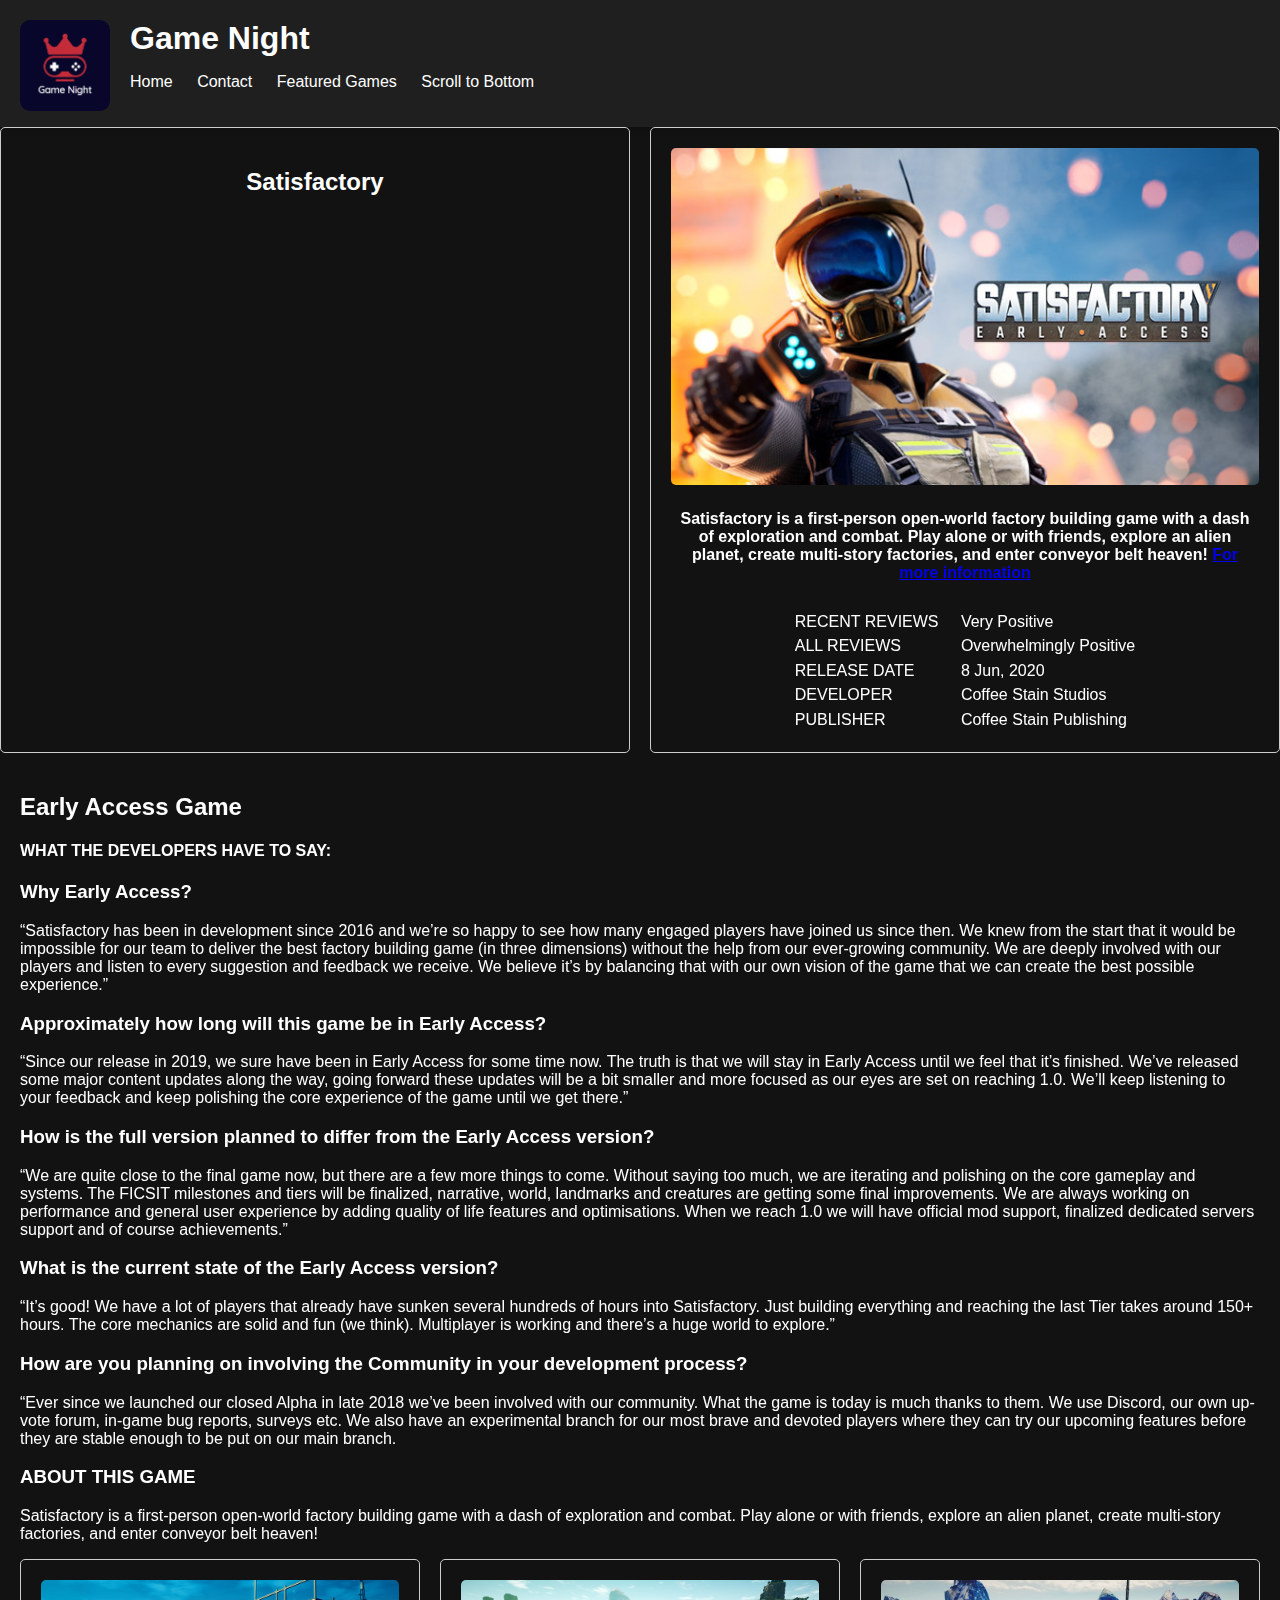
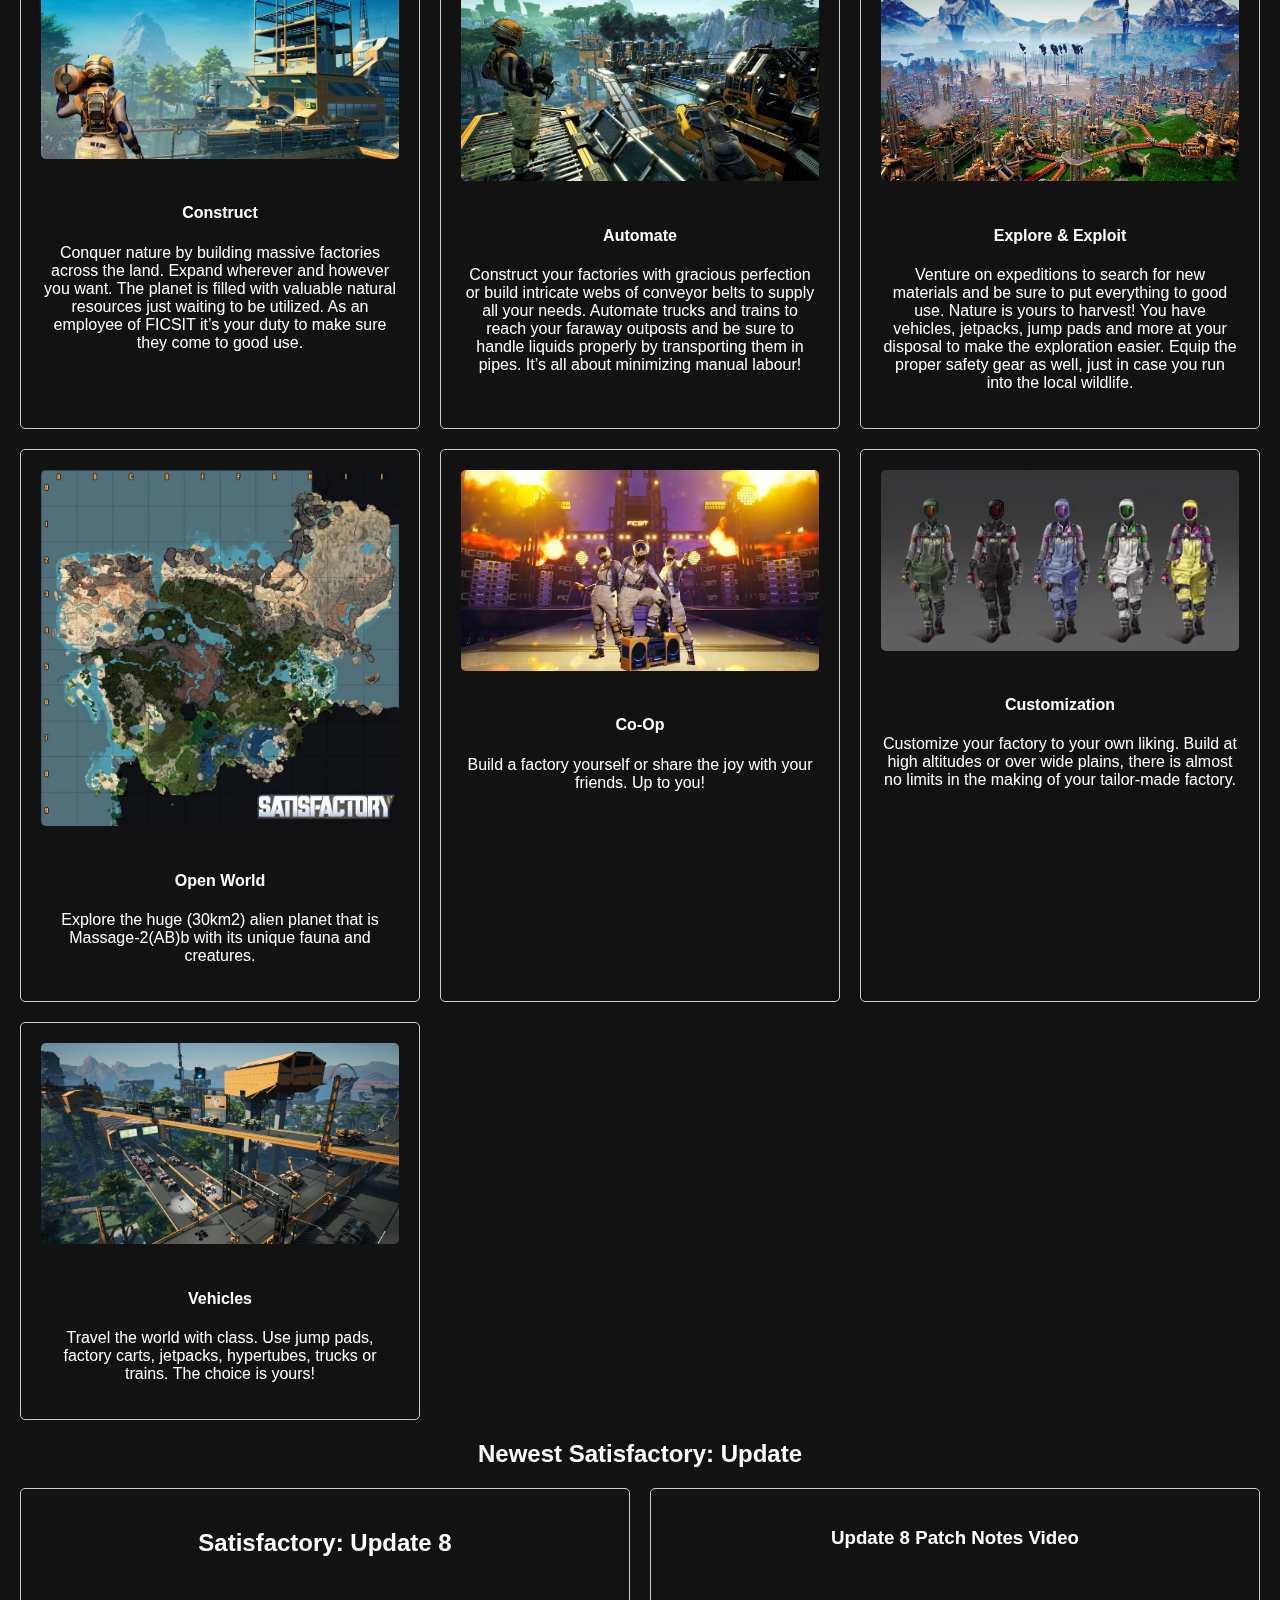
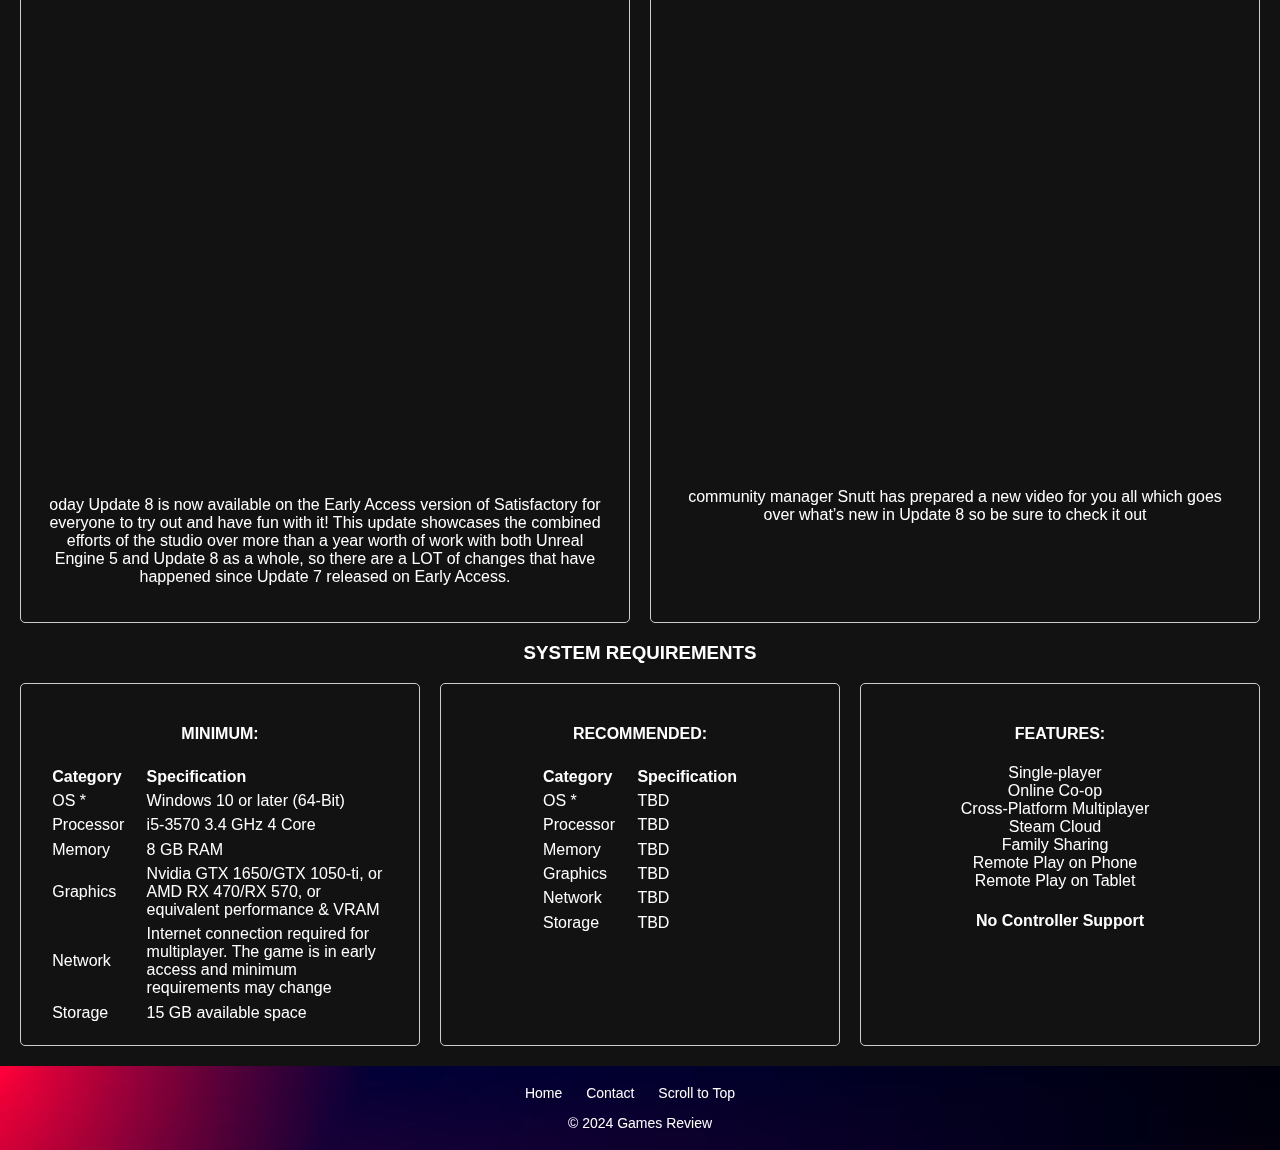
<file: satisfactory_home_page.html>
<!DOCTYPE html>
<html lang="en">
<head>
    <meta charset="UTF-8">
    <meta name="viewport" content="width-divice-width, inital-scale-1.0">
    <meta http-equiv="X-UA-Compatible" content="ie=edge">
    <meta name="description" content="Taplate Page">
    <meta name="keywords" content="satisfactory,early accses,update 8,exploration, open-world,co-op" >
    <title>Games Review</title>
    <link rel="icon" type="image/x-icon" href="Images/logo.png">
    <link rel="stylesheet" href="Styles/CSS.css">
</head>
<body>
    <div id="top"></div>
    <header>
        <img src="Images/logo.png" alt="Logo">
        <h1>Game Night</h1>
        <!-- Nav Area -->
        <nav>
            <ul>
                <li><a href="index.html">Home</a></li>
                <li><a href="contact.html">Contact</a></li>
                <li class="dropdown">
                    <a href="#" class="dropbtn">Featured Games</a>
                    <div class="dropdown-content">
                        <a href="cod_home_page.html">MW 3</a>
                        <a href="destiny_home_page.html">Destiny 2</a>
                        <a href="palworld_home_page.html">Palworld</a>
                        <a href="r6_home_page.html">Rainbow 6</a>
                        <a href="satisfactory_home_page.html">Satisfactory</a>
                    </div>
                </li>
                <li><a href="#bottom">Scroll to Bottom</a></li>
            </ul>
        </nav>
    </header>
<main>

    <div class="grid-container">
        <section class="panel">
            <h2>Satisfactory</h2>
            <iframe src="https://www.youtube.com/embed/QvWaV4qshZQ" title="Satisfactory Early Access Launch Trailer" allow="accelerometer; autoplay; clipboard-write; encrypted-media; gyroscope; picture-in-picture; web-share" referrerpolicy="strict-origin-when-cross-origin" allowfullscreen></iframe>
        </section>
        <section class="panel">
            <img src="Images/satisfactory_logo.jpg" alt="">
            <h4>Satisfactory is a first-person open-world factory building game with a dash of exploration and combat. Play alone or with friends, explore an alien planet, create multi-story factories, and enter conveyor belt heaven! <a href="https://www.satisfactorygame.com/">For more information</a></h4>
            <table>
                <thead>
                    <tr>
                        <th></th>
                        <th></th>
                    </tr>
                </thead>
                <tbody>
                    <tr>
                        <td>RECENT REVIEWS</td>
                        <td>Very Positive</td>
                    </tr>
                    <tr>
                        <td>ALL REVIEWS</td>
                        <td>Overwhelmingly Positive</td>
                    </tr>
                    <tr>
                        <td>RELEASE DATE</td>
                        <td>8 Jun, 2020</td>
                    </tr>
                    <tr>
                        <td>DEVELOPER</td>
                        <td>Coffee Stain Studios</td>
                    </tr>
                    <tr>
                        <td>PUBLISHER</td>
                        <td>Coffee Stain Publishing</td>
                    </tr>
                </tbody>
            </table>
            
        </section>
    </div>
    

    <section class="about">
        
        <h2>Early Access Game</h2> 
        <h4>WHAT THE DEVELOPERS HAVE TO SAY:</h4> 
        
        <h3>Why Early Access?</h3>
        <p>“Satisfactory has been in development since 2016 and we’re so happy to see how many engaged players have joined us since then. We knew from the start that it would be impossible for our team to deliver the best factory building game (in three dimensions) without the help from our ever-growing community. We are deeply involved with our players and listen to every suggestion and feedback we receive. We believe it’s by balancing that with our own vision of the game that we can create the best possible experience.”</p>

        <h3>Approximately how long will this game be in Early Access?</h3>
        <p>“Since our release in 2019, we sure have been in Early Access for some time now. The truth is that we will stay in Early Access until we feel that it’s finished. We’ve released some major content updates along the way, going forward these updates will be a bit smaller and more focused as our eyes are set on reaching 1.0. We’ll keep listening to your feedback and keep polishing the core experience of the game until we get there.”</p>
            
        <h3>How is the full version planned to differ from the Early Access version?</h3> 
        <p>“We are quite close to the final game now, but there are a few more things to come. Without saying too much, we are iterating and polishing on the core gameplay and systems. The FICSIT milestones and tiers will be finalized, narrative, world, landmarks and creatures are getting some final improvements. We are always working on performance and general user experience by adding quality of life features and optimisations. When we reach 1.0 we will have official mod support, finalized dedicated servers support and of course achievements.”</p>

        <h3>What is the current state of the Early Access version?</h3>
        <p>“It’s good! We have a lot of players that already have sunken several hundreds of hours into Satisfactory. Just building everything and reaching the last Tier takes around 150+ hours. The core mechanics are solid and fun (we think). Multiplayer is working and there’s a huge world to explore.”</p>
        
        <h3>How are you planning on involving the Community in your development process?</h3>
        <p>“Ever since we launched our closed Alpha in late 2018 we’ve been involved with our community. What the game is today is much thanks to them. We use Discord, our own up-vote forum, in-game bug reports, surveys etc. We also have an experimental branch for our most brave and devoted players where they can try our upcoming features before they are stable enough to be put on our main branch.</p>

            <h3>ABOUT THIS GAME</h3>
            <p>Satisfactory is a first-person open-world factory building game with a dash of exploration and combat. Play alone or with friends, explore an alien planet, create multi-story factories, and enter conveyor belt heaven!</p>
        
            <div class="grid-container">
                <section class="panel">
                    <img src="Images/satisfactory_construct.avif" alt="Titan">
                    <h4 style="padding-top: 20px;">Construct</h4>
                    <p>Conquer nature by building massive factories across the land. Expand wherever and however you want. The planet is filled with valuable natural resources just waiting to be utilized. As an employee of FICSIT it’s your duty to make sure they come to good use.</p>
                </section>
                <section class="panel">
                    <img src="Images/satisfactory_automate.jpg" alt="Warlock">
                    <h4 style="padding-top: 20px;">Automate</h4>
                    <p>Construct your factories with gracious perfection or build intricate webs of conveyor belts to supply all your needs. Automate trucks and trains to reach your faraway outposts and be sure to handle liquids properly by transporting them in pipes. It’s all about minimizing manual labour!</p>
                </section>
                <section class="panel">
                    <img src="Images/satisfactory_explore_exploit.jpg" alt="Hunter">
                    <h4 style="padding-top: 20px;">Explore & Exploit</h4>
                <p>Venture on expeditions to search for new materials and be sure to put everything to good use. Nature is yours to harvest! You have vehicles, jetpacks, jump pads and more at your disposal to make the exploration easier. Equip the proper safety gear as well, just in case you run into the local wildlife.</p>
                </section>
                <section class="panel">
                    <img src="Images/satisfactory_open_world.webp" alt="Hunter">
                    <h4 style="padding-top: 20px;">Open World</h4>
                <p>Explore the huge (30km2) alien planet that is Massage-2(AB)b with its unique fauna and creatures.</p>
                </section>
                <section class="panel">
                    <img src="Images/satisfactory_multiplayer.jpg" alt="Hunter">
                    <h4 style="padding-top: 20px;">Co-Op</h4>
                <p>Build a factory yourself or share the joy with your friends. Up to you!</p>
                </section>
                <section class="panel">
                    <img src="Images/satisfactory_costomization.webp" alt="Hunter">
                    <h4 style="padding-top: 20px;">Customization</h4>
                <p>Customize your factory to your own liking. Build at high altitudes or over wide plains, there is almost no limits in the making of your tailor-made factory.</p>
                </section>
                <section class="panel">
                    <img src="Images/satisfactory_vehicle.jpg" alt="">
                    <h4 style="padding-top: 20px;">Vehicles</h4>
                    <p> Travel the world with class. Use jump pads, factory carts, jetpacks, hypertubes, trucks or trains. The choice is yours!</p>
                </section>
            </div>

            <h2 style="text-align: center;">Newest Satisfactory: Update</h2>
            <div class="grid-container">

                <section class="panel">
                    <h2>Satisfactory: Update 8</h2>
                    <iframe src="https://www.youtube.com/embed/px_gG4JvWXQ" title="Update 8 OUT NOW on Experimental" allow="accelerometer; autoplay; clipboard-write; encrypted-media; gyroscope; picture-in-picture; web-share" referrerpolicy="strict-origin-when-cross-origin" allowfullscreen></iframe>
                    <p>oday Update 8 is now available on the Early Access version of Satisfactory for everyone to try out and have fun with it! This update showcases the combined efforts of the studio over more than a year worth of work with both Unreal Engine 5 and Update 8 as a whole, so there are a LOT of changes that have happened since Update 7 released on Early Access.</p>
                </section>
                <section class="panel">
                    <h3>Update 8 Patch Notes Video</h3>
                    <iframe src="https://www.youtube.com/embed/BIZieuScBmE" title="Update 8 Patch Notes Video" allow="accelerometer; autoplay; clipboard-write; encrypted-media; gyroscope; picture-in-picture; web-share" referrerpolicy="strict-origin-when-cross-origin" allowfullscreen></iframe>
                    <p>community manager Snutt has prepared a new video for you all which goes over what’s new in Update 8 so be sure to check it out</p>
                </section>
            </div>
        
        <h3 style="text-align: center;">SYSTEM REQUIREMENTS</h3>
        <div class="grid-container">
            <section class="panel">
                <h4>MINIMUM:</h4>
                <table>
                    <thead>
                        <tr>
                            <th>Category</th>
                            <th>Specification</th>
                        </tr>
                    </thead>
                    <tbody>
                        <tr>
                            <td>OS *</td>
                            <td>Windows 10 or later (64-Bit)</td>
                        </tr>
                        <tr>
                            <td>Processor</td>
                            <td>i5-3570 3.4 GHz 4 Core</td>
                        </tr>
                        <tr>
                            <td>Memory</td>
                            <td>8 GB RAM</td>
                        </tr>
                        <tr>
                            <td>Graphics</td>
                            <td>Nvidia GTX 1650/GTX 1050-ti, or AMD RX 470/RX 570, or equivalent performance & VRAM</td>
                        </tr>
                        <tr>
                            <td>Network</td>
                            <td>Internet connection required for multiplayer. The game is in early access and minimum requirements may change</td>
                        </tr>
                        <tr>
                            <td>Storage</td>
                            <td>15 GB available space</td>
                        </tr>
                    </tbody>
                </table>
                
            </section>
            <section class="panel">
                <h4>RECOMMENDED:</h4>
                <table>
                    <thead>
                        <tr>
                            <th>Category</th>
                            <th>Specification</th>
                        </tr>
                    </thead>
                    <tbody>
                        <tr>
                            <td>OS *</td>
                            <td>TBD</td>
                        </tr>
                        <tr>
                            <td>Processor</td>
                            <td>TBD</td>
                        </tr>
                        <tr>
                            <td>Memory</td>
                            <td>TBD</td>
                        </tr>
                        <tr>
                            <td>Graphics</td>
                            <td>TBD</td>
                        </tr>
                        <tr>
                            <td>Network</td>
                            <td>TBD</td>
                        </tr>
                        <tr>
                            <td>Storage</td>
                            <td>TBD</td>
                        </tr>
                    </tbody>
                </table>
                
            </section>
            <section class="panel">
                <h4>FEATURES:</h4>
                <ul class="features-list">
                    <li>Single-player</li>
                    <li>Online Co-op</li>
                    <li>Cross-Platform Multiplayer</li>
                    <li>Steam Cloud</li>
                    <li>Family Sharing</li>
                    <li>Remote Play on Phone</li>
                    <li>Remote Play on Tablet</li>
                </ul>
                <h4>No Controller Support</h4>
            </section>
        </div>
    </section>
    
</main>
<footer>
    <nav>
        <ul>
            <li><a href="index.html">Home</a></li>
            <li><a href="contact.html">Contact</a></li>
            <li><a href="#top">Scroll to Top</a></li>
        </ul>
    </nav>
    <p>&copy; 2024 Games Review</p>
</footer>
<div id="bottom"></div>
</body>
</html>
</file>
<file: Styles/CSS.css>
body {
  background-color: #121212;
  color: #ffffff;
  font-family: sans-serif;
  margin: 0;
  padding: 0;
}

header {
  background-color: #1f1f1f;
  padding: 20px;
  box-shadow: 0 4px 6px rgba(0, 0, 0, 0.1);
}

header h1 {
  margin: 0;
  font-size: 32px;
}

header img
{
  float: left; 
  width: 90px; 
  margin-right: 20px;
  border-radius: 10px;
}
#collage_project
{
  float: right;
}
/* CSS for nav bar */
nav ul {
  list-style-type: none;
  padding: 0;
}

nav ul li {
  display: inline-block;
  margin-right: 20px;
  position: relative; 
}

nav ul li a {
  text-decoration: none;
  color: #ffffff;
  transition: color 0.3s ease;
}

nav ul li a:hover {
  color: #66c0f4;
}

/* Dropdown container */
.dropdown {
  position: relative;
}

/* Dropdown button */
.dropbtn {
  display: inline-block;
  text-decoration: none;
  color: #ffffff;
}

/* Dropdown content (hidden by default) */
.dropdown-content {
  display: none;
  position: absolute;
  background-color: #f9f9f9;
  min-width: 160px;
  box-shadow: 0 8px 16px 0 rgba(0,0,0,0.2);
  z-index: 1;
}

/* Links inside the dropdown */
.dropdown-content a {
  color: black;
  padding: 12px 16px;
  display: block;
}

/* Change color of dropdown links on hover */
.dropdown-content a:hover {
  background-color: #f1f1f1;
}

/* Show the dropdown menu on hover */
.dropdown:hover .dropdown-content {
  display: block;
}


/* Home page grid*/
.featured-games {
  padding: 20px;
}

.featured-games .grid {
  max-width: 84%;
  padding-left: 8%;
  padding-right: 8%;
  display: grid;
  grid-template-columns: 1fr 1fr 1fr 1fr 1fr;
  gap: 8px;
  transition: grid-template-columns 0.5s ease;
  cursor: pointer;
}

.featured-games .grid:has(.left:hover) {
  grid-template-columns: 2fr 0.2fr 0.2fr 0.2fr 0.2fr;
}

.featured-games .grid:has(.centerleft:hover) {
  grid-template-columns: 0.2fr 2fr 0.2fr 0.2fr 0.2fr;
}

.featured-games .grid:has(.center:hover) {
  grid-template-columns: 0.2fr 0.2fr 2fr 0.2fr 0.2fr;
}

.featured-games .grid:has(.centerright:hover) {
  grid-template-columns: 0.2fr 0.2fr 0.2fr 2fr 0.2fr;
}

.featured-games .grid:has(.right:hover) {
  grid-template-columns: 0.2fr 0.2fr 0.2fr 0.2fr 2fr;
}

.featured-games img {
  border-radius: 15px;
  width: 100%;
  height: 600px;
  display: block;
  object-fit: cover; 
}

/* Footer CSS*/

footer {
  background-image: url(../Images/footer.avif);
  background-repeat: no-repeat;
  background-size: cover;
  padding-top: 5px;
  padding-bottom: 5px;
  bottom: 0;
  text-align: center;
  width: 100%;
  font-size: 14px;
  color: #ffffff;
}
/* Make the video full screen and center in the panle */
iframe
{
  align-items: center;
  width: 100%;
  height: 500px;
  border: none;

}
.about
{
  padding: 20px;
}
/* CSS for making a grid and panle transformation */
.grid-container {
  display: grid;
  grid-template-columns: repeat(auto-fit, minmax(400px, 1fr));
  gap: 20px;
}
.panel {
  border-radius: 5px;
  border: 1px solid #ccc;
  padding: 20px;
  text-align: center;
}
.panel img {
  border-radius: 5px;
  max-width: 100%;
  height: auto;
}
table
{
  margin: auto;
  border-collapse: collapse;
}
th, td
{
  padding: .2em .7em;
  text-align: left;
}

#columns
{
  margin-top: 50px;
  column-count: 3;
  column-rule: 1px solid white;
  column-gap: 50px;
  padding: 10px;
}
.features-list li
{
  padding-right: 50px;
  list-style: none;

  
}
</file>
